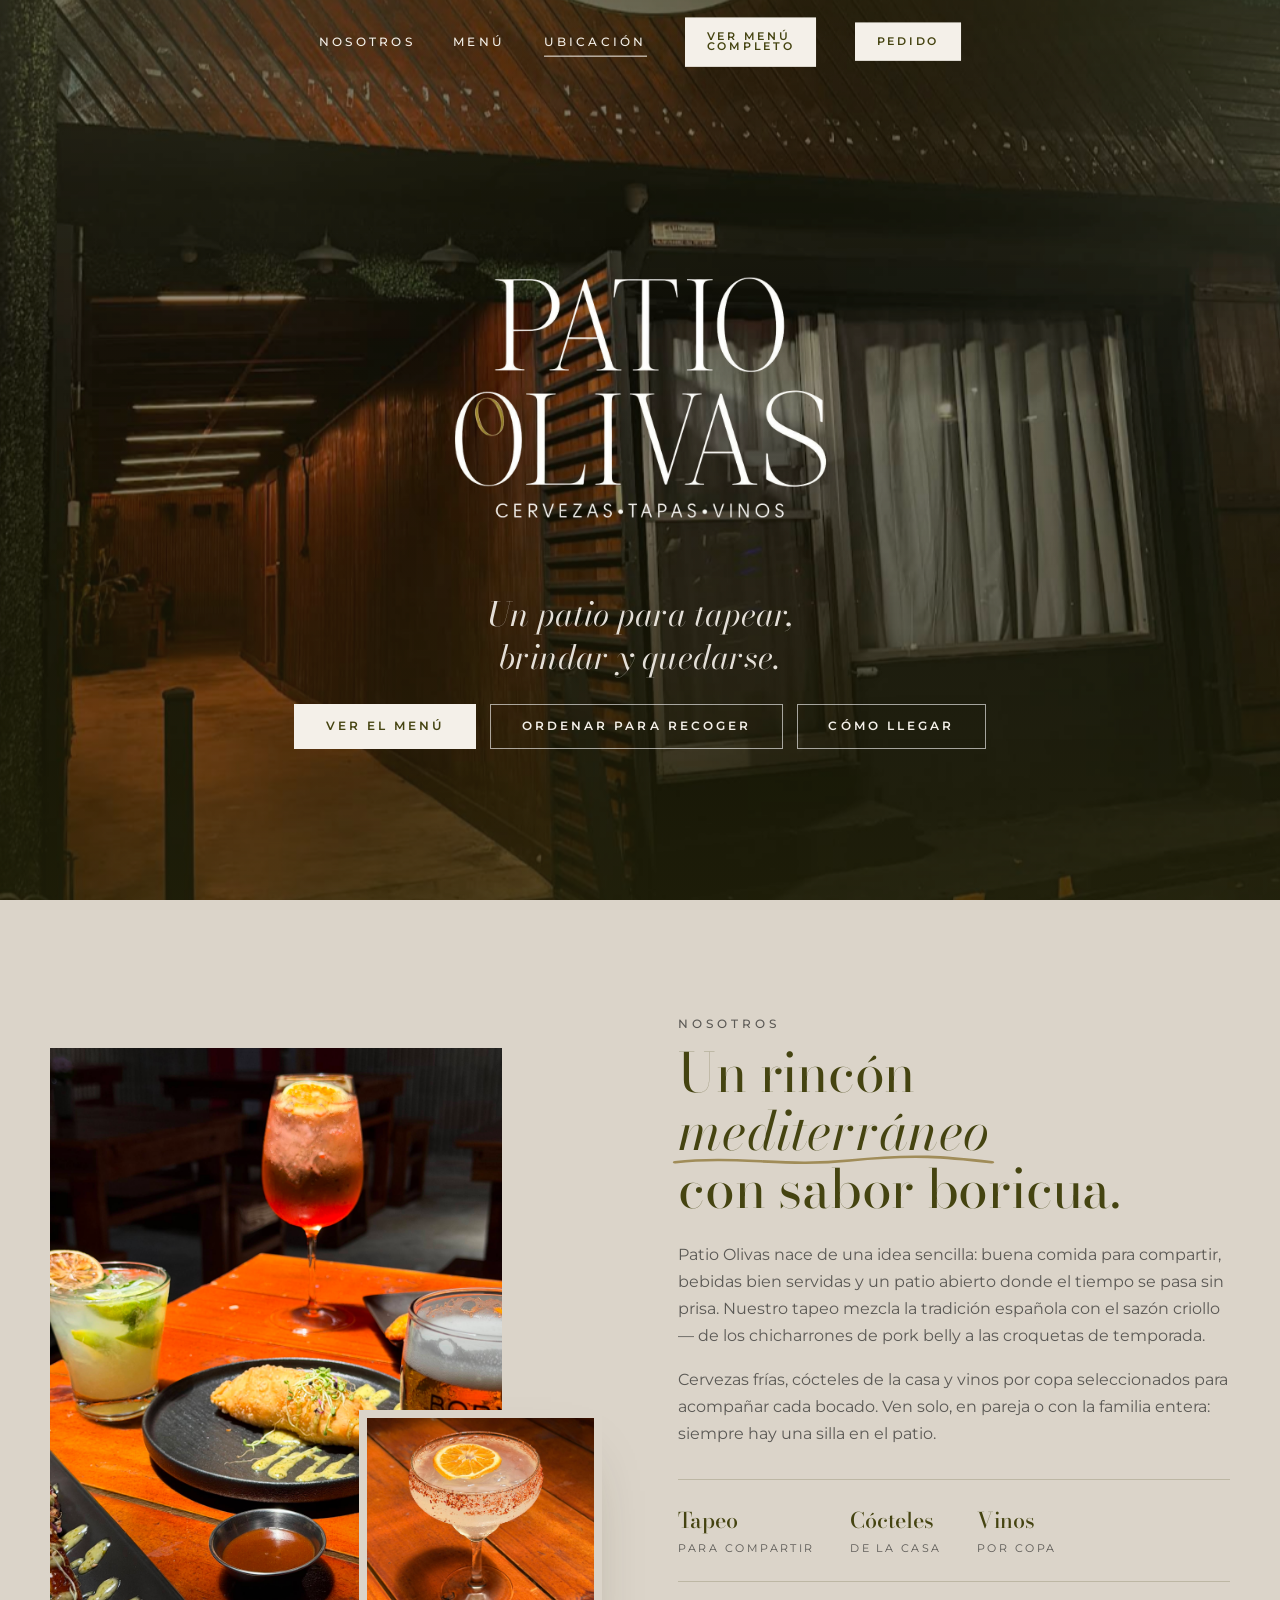
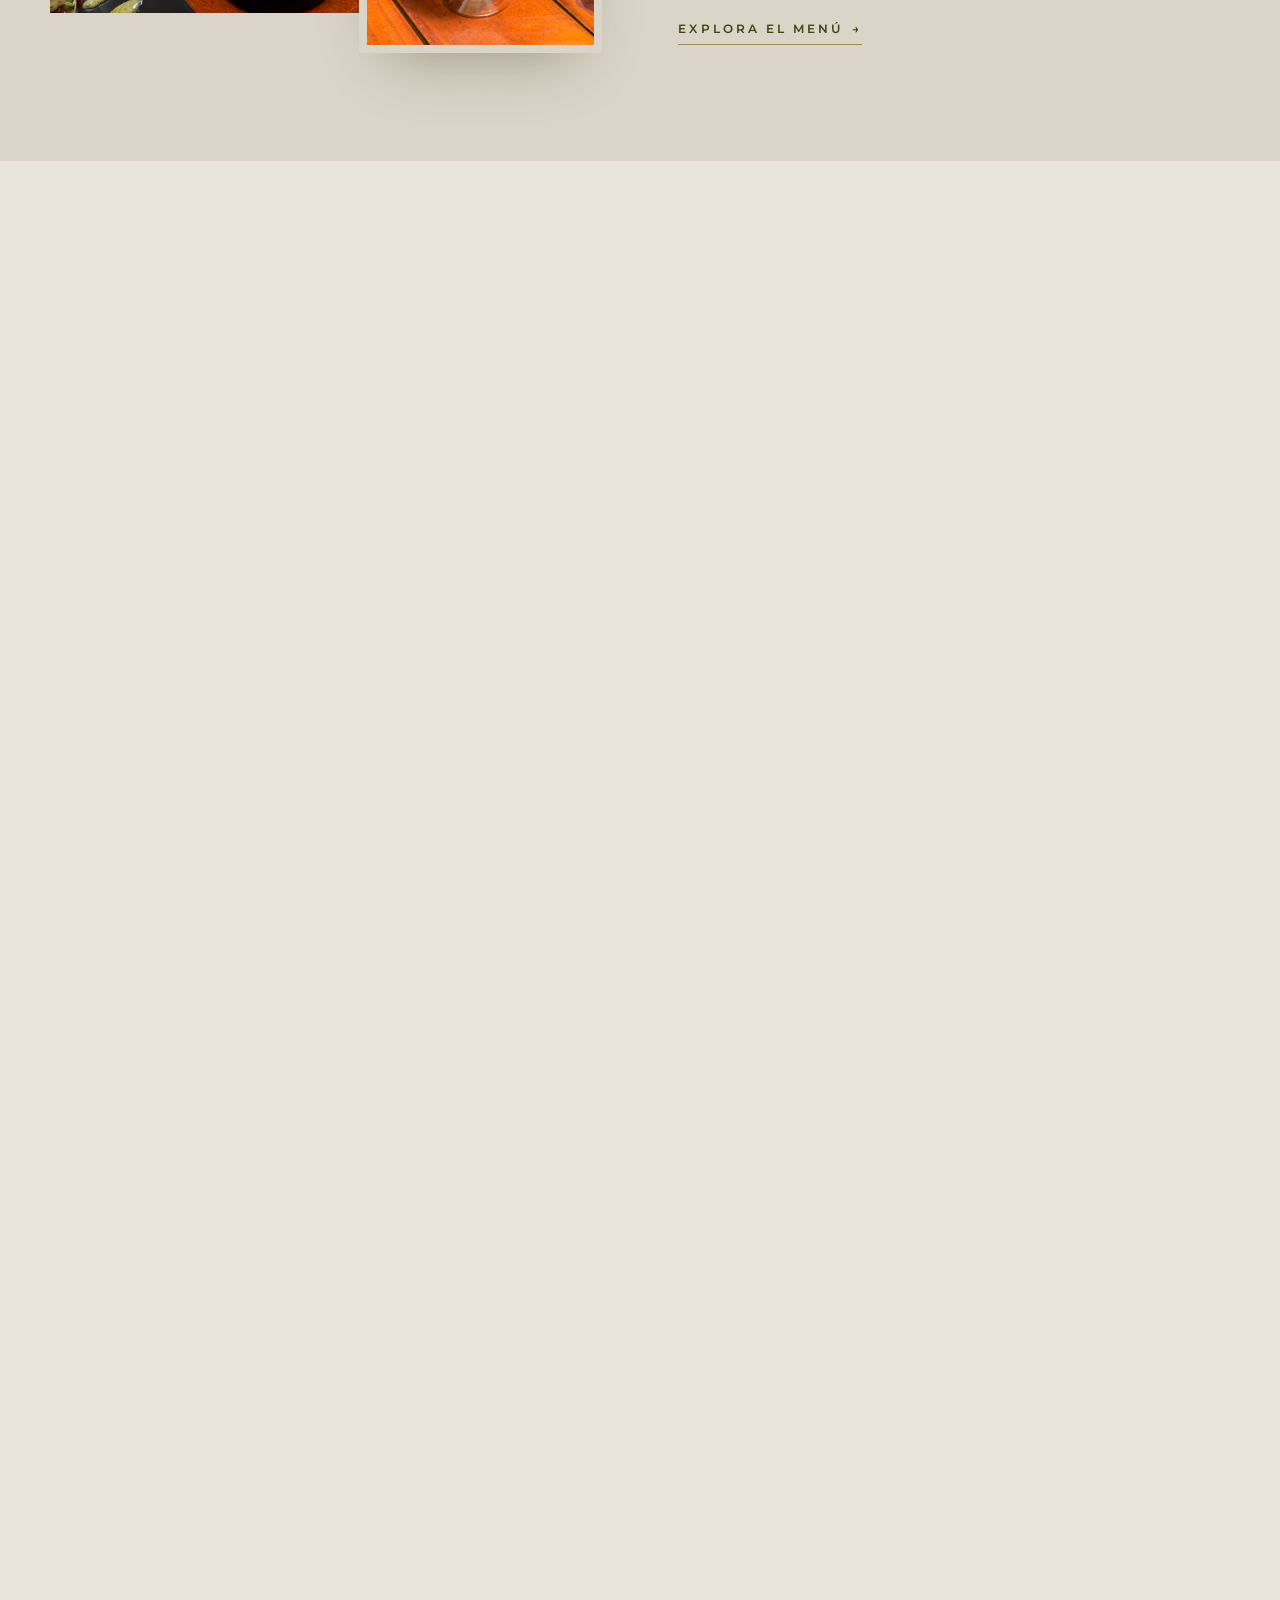
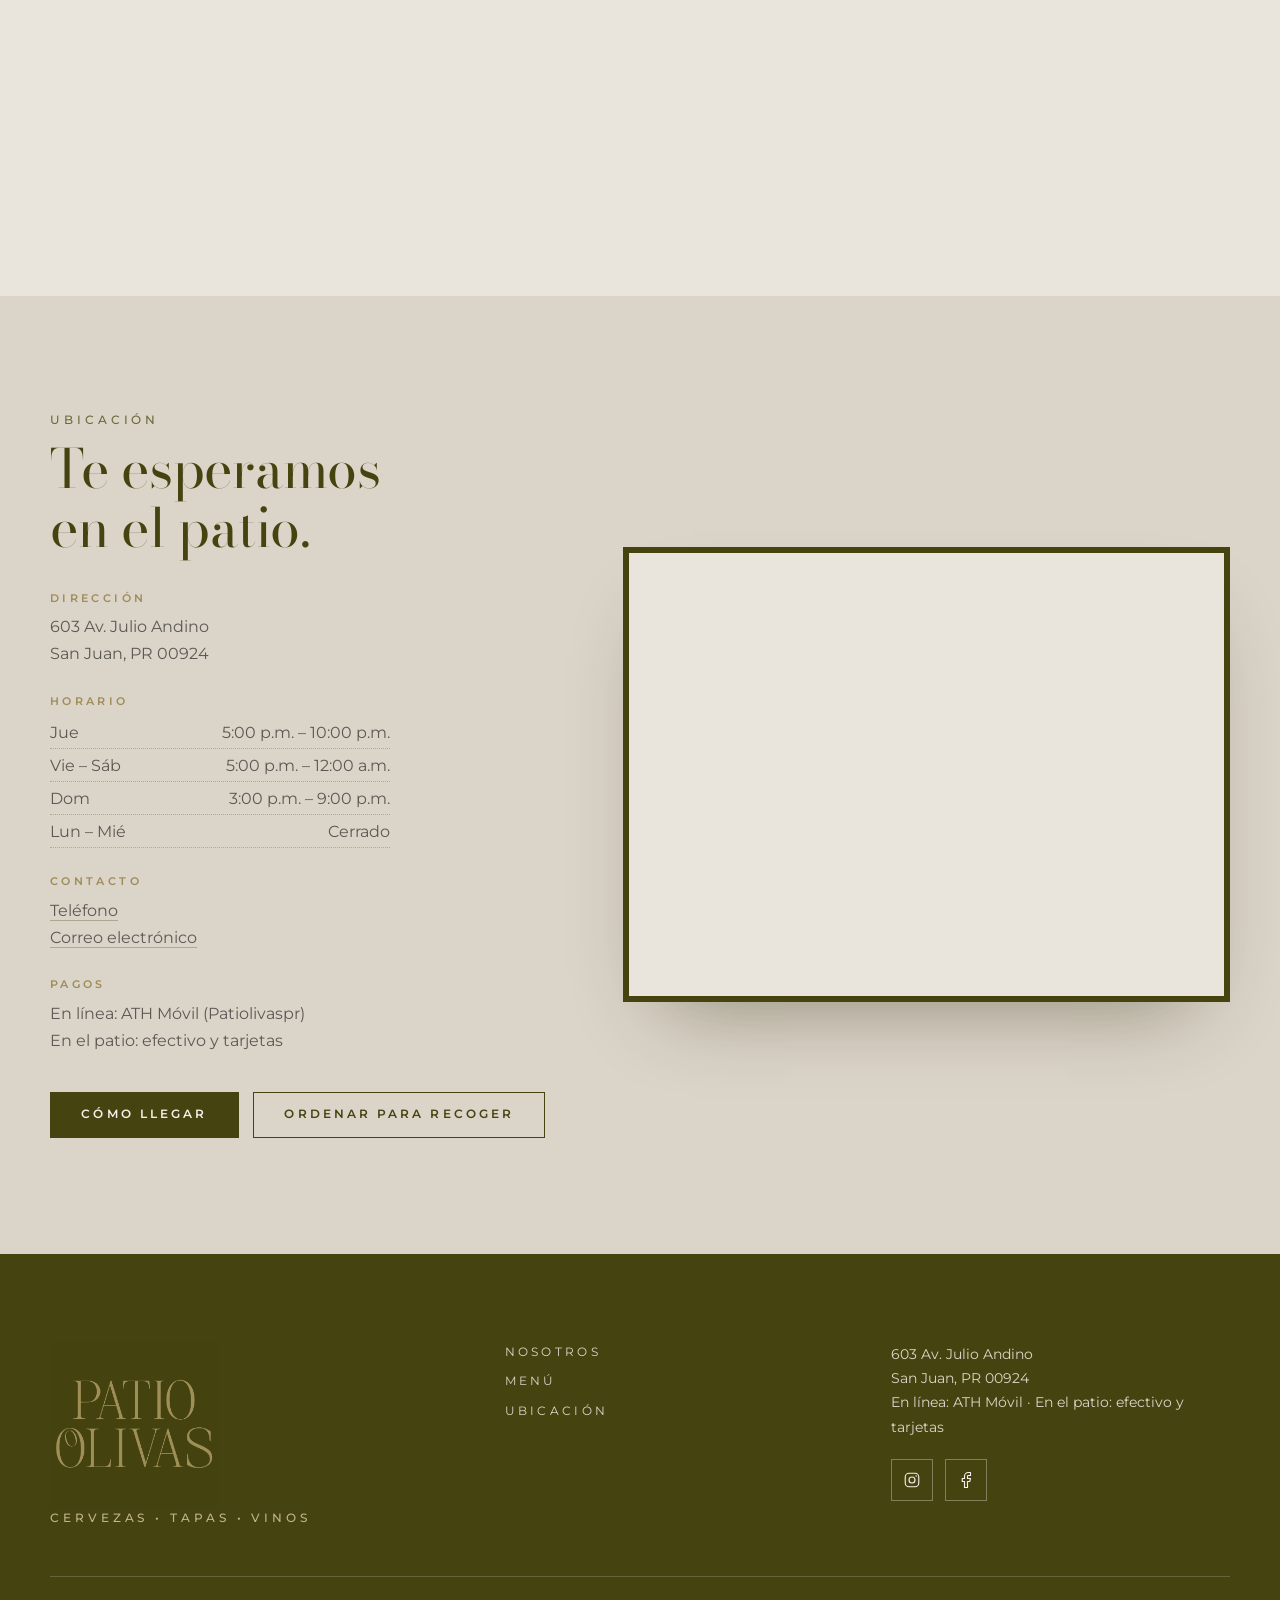
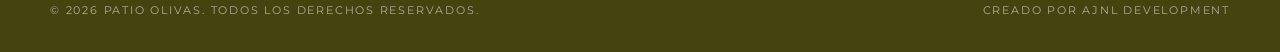
<file: index.html>
<!DOCTYPE html>
<html lang="es">
<head>
  <meta charset="UTF-8" />
  <meta name="viewport" content="width=device-width, initial-scale=1.0" />
  <title>Patio Olivas — Cervezas · Tapas · Vinos | San Juan, PR</title>
  <meta name="description" content="Patio Olivas: un patio de cervezas, tapas y vinos en el corazón de San Juan, Puerto Rico. Tapeo criollo, cócteles de la casa y buena compañía." />
  <meta property="og:title" content="Patio Olivas — Cervezas · Tapas · Vinos" />
  <meta property="og:description" content="Tapeo criollo, cócteles de la casa y vinos por copa en San Juan, PR." />
  <meta property="og:type" content="website" />
  <link rel="icon" href="assets/favicon.svg" type="image/svg+xml" />

  <link rel="preconnect" href="https://fonts.googleapis.com" />
  <link rel="preconnect" href="https://fonts.gstatic.com" crossorigin />
  <link href="https://fonts.googleapis.com/css2?family=Bodoni+Moda:ital,opsz,wght@0,6..96,400;0,6..96,500;0,6..96,600;1,6..96,400&family=Montserrat:wght@300;400;500;600&display=swap" rel="stylesheet" />
  <link rel="stylesheet" href="css/styles.css?v=ivu2" />
</head>
<body>

  <!-- ============ NAV ============ -->
  <header class="nav nav--hero-aware" id="nav">
    <div class="nav__inner">
      <a class="brand brand--inline" href="index.html" aria-label="Patio Olivas — inicio">
        <span class="brand__original" aria-hidden="true">
          <span>Patio</span>
          <span class="brand__word"><svg class="olive" viewBox="0 0 40 60" aria-hidden="true"><ellipse cx="20" cy="30" rx="16" ry="27"/><ellipse class="olive__pit" cx="25" cy="21" rx="6" ry="10"/></svg>livas</span>
        </span>
        <img class="brand__edited-logo" src="images/edited%20logo.png" alt="" aria-hidden="true" />
      </a>

      <nav class="nav__links" aria-label="Principal">
        <a href="#nosotros">Nosotros</a>
        <a href="#menu">Menú</a>
        <a href="#ubicacion">Ubicación</a>
        <a class="btn btn--small" href="menu.html">Ver menú completo</a>
        <button type="button" class="btn btn--small cart-btn" data-open-cart>Pedido <span class="cart-btn__count" data-cart-count hidden>0</span></button>
      </nav>

      <div class="nav__end">
        <button type="button" class="cart-btn cart-btn--mobile" data-open-cart aria-label="Pedido">
          Pedido <span class="cart-btn__count" data-cart-count hidden>0</span>
        </button>
        <button class="burger" id="burger" aria-label="Abrir menú" aria-expanded="false" aria-controls="overlay">
          <span></span><span></span><span></span>
        </button>
      </div>
    </div>
  </header>

  <!-- Full-screen overlay menu (hamburger) -->
  <div class="overlay" id="overlay" aria-hidden="true">
    <button class="overlay__close" id="overlayClose" aria-label="Cerrar menú">&times;</button>
    <div class="overlay__inner">
      <a class="logo logo--overlay" href="index.html">
        <img src="images/Patio Olivas - 4.PNG" alt="Patio Olivas" />
      </a>
      <p class="overlay__rotator eyebrow">
        <span class="rotator" data-words="cervezas,tapas,vinos,cócteles,amigos">cervezas</span>
      </p>
      <nav class="overlay__links" aria-label="Menú móvil">
        <a href="#inicio">Inicio</a>
        <a href="#nosotros">Nosotros</a>
        <a href="#menu">Menú</a>
        <a href="#ubicacion">Ubicación</a>
        <a href="menu.html">Menú completo <span aria-hidden="true">→</span></a>
      </nav>
      <a class="btn btn--light overlay__order" data-open-cart href="menu.html#pedido">Ordenar para recoger</a>
      <div class="overlay__meta">
        <span>603 Av. Julio Andino, San Juan, PR 00924</span>
        <span>(939) 343-9664</span>
        <span>En línea: ATH Móvil · En el patio: efectivo y tarjetas</span>
      </div>
    </div>
  </div>

  <main>

    <!-- ============ HERO ============ -->
    <section class="hero" id="inicio">
      <div class="hero__bg">
        <img src="images/po_entrance.png" alt="Entrada de Patio Olivas de noche" />
      </div>
      <div class="hero__shade"></div>

      <div class="hero__content">
        <a class="logo logo--hero" href="index.html">
          <img src="images/Diseño sin título (2).png" alt="Patio Olivas — Cervezas, Tapas, Vinos" />
        </a>
        <h1 class="hero__title">Un patio para tapear,<br/>brindar y quedarse.</h1>
        <div class="hero__actions">
          <a class="btn btn--light" href="menu.html">Ver el menú</a>
          <a class="btn btn--ghost" data-open-cart href="menu.html#pedido">Ordenar para recoger</a>
          <a class="btn btn--ghost" href="#ubicacion">Cómo llegar</a>
        </div>
      </div>

    </section>

    <!-- ============ ABOUT ============ -->
    <section class="section about" id="nosotros">
      <div class="container about__grid">
        <div class="about__media reveal">
          <img class="photo photo--tall" src="images/po_table.png" alt="Tapas y bebidas sobre la mesa" />
          <img class="photo photo--small about__media-accent" src="images/po_drink.png" alt="Cóctel de la casa" />
        </div>

        <div class="about__copy reveal reveal--delay">
          <p class="eyebrow">Nosotros</p>
          <h2 class="h2">
            Un rincón <span class="scribble">mediterráneo</span><br/>con sabor boricua.
          </h2>
          <p>
            Patio Olivas nace de una idea sencilla: buena comida para compartir, bebidas bien servidas y un
            patio abierto donde el tiempo se pasa sin prisa. Nuestro tapeo mezcla la tradición española con
            el sazón criollo — de los chicharrones de pork belly a las croquetas de temporada.
          </p>
          <p>
            Cervezas frías, cócteles de la casa y vinos por copa seleccionados para acompañar cada bocado.
            Ven solo, en pareja o con la familia entera: siempre hay una silla en el patio.
          </p>
          <ul class="about__facts">
            <li><strong>Tapeo</strong><span>para compartir</span></li>
            <li><strong>Cócteles</strong><span>de la casa</span></li>
            <li><strong>Vinos</strong><span>por copa</span></li>
          </ul>
          <a class="link-arrow" href="#menu">Explora el menú <span aria-hidden="true">→</span></a>
        </div>
      </div>
    </section>

    <!-- ============ MENU PREVIEW ============ -->
    <section class="section menu-preview" id="menu">
      <div class="container">
        <div class="section-head reveal">
          <p class="eyebrow">El menú</p>
          <h2 class="h2">Favoritos del patio</h2>
          <p class="lead">Una probadita de lo que servimos. El menú completo incluye tapeo, sides, cócteles, cervezas, vinos y bebidas.</p>
        </div>

        <div class="menu-cards">
          <!-- Card: Tapeo -->
          <article class="card card--olive reveal">
            <span class="card__watermark" aria-hidden="true">Tapeo</span>
            <h3 class="card__title">Tapeo</h3>
            <ul class="items">
              <li class="item">
                <div class="item__row"><span class="item__name">Sliders</span><span class="item__price">15</span></div>
                <p class="item__desc">Carne de res magra en pan brioche, mermelada artesanal de bacon y cebolla, queso suizo y aioli de ajo confitado.</p>
              </li>
              <li class="item">
                <div class="item__row"><span class="item__name">Chicharrón de Pork Belly</span><span class="item__price">13</span></div>
                <p class="item__desc">Pork belly crujiente con cebollas encurtidas y chimichurri ahumado.</p>
              </li>
              <li class="item">
                <div class="item__row"><span class="item__name">Croquetas de Temporada</span><span class="item__price">12</span></div>
                <p class="item__desc">Consulta la variedad disponible. (4)</p>
              </li>
              <li class="item">
                <div class="item__row"><span class="item__name">Chicharrones de Mero</span><span class="item__price">14</span></div>
                <p class="item__desc">Mero en tempura criolla, aioli de cilantro y pimiento morrón.</p>
              </li>
            </ul>
          </article>

          <!-- Card: Cócteles -->
          <article class="card card--beige reveal reveal--delay">
            <span class="card__watermark" aria-hidden="true">Cócteles</span>
            <h3 class="card__title">Cócteles</h3>
            <ul class="items">
              <li class="item">
                <div class="item__row"><span class="item__name">El Patio</span><span class="item__price">9</span></div>
                <p class="item__desc">Vodka · Jengibre · Limón · Ginger Beer</p>
              </li>
              <li class="item">
                <div class="item__row"><span class="item__name">Lavanda Mule</span><span class="item__price">11</span></div>
                <p class="item__desc">Vodka · Jengibre · Limón · Ginger Beer · Lavanda</p>
              </li>
              <li class="item">
                <div class="item__row"><span class="item__name">Espresso Martini</span><span class="item__price">12</span></div>
                <p class="item__desc">Vodka · Espresso · Licor de café</p>
              </li>
              <li class="item">
                <div class="item__row"><span class="item__name">Aperol Spritz</span><span class="item__price">12</span></div>
                <p class="item__desc">Aperol · Prosecco · Soda</p>
              </li>
            </ul>
          </article>

          <img class="menu-cards__media photo photo--wide reveal reveal--delay2" src="images/po_table2.png" alt="Mesa de tapas y cócteles" />
        </div>

        <div class="menu-preview__cta reveal">
          <div class="cta-row">
            <a class="btn" href="menu.html">Ver el menú completo</a>
            <a class="btn btn--outline" data-open-cart href="menu.html#pedido">Ordenar para recoger</a>
          </div>
          <p class="pickup-note">Añade al pedido en el menú y paga en línea con ATH Móvil (Patiolivaspr). Efectivo y tarjetas se aceptan en el patio. Para recoger: tapeo, sides y bebidas.</p>
        </div>
      </div>
    </section>

    <!-- ============ LOCATION ============ -->
    <section class="section location" id="ubicacion">
      <div class="container location__grid">
        <div class="location__info reveal">
          <p class="eyebrow">Ubicación</p>
          <h2 class="h2">Te esperamos<br/>en el patio.</h2>

          <dl class="location__details">
            <div>
              <dt>Dirección</dt>
              <dd>603 Av. Julio Andino<br/>San Juan, PR 00924</dd>
            </div>
            <div>
              <dt>Horario</dt>
              <dd>
                <span class="hours-row"><span>Jue</span><span>5:00 p.m. – 10:00 p.m.</span></span>
                <span class="hours-row"><span>Vie – Sáb</span><span>5:00 p.m. – 12:00 a.m.</span></span>
                <span class="hours-row"><span>Dom</span><span>3:00 p.m. – 9:00 p.m.</span></span>
                <span class="hours-row"><span>Lun – Mié</span><span>Cerrado</span></span>
              </dd>
            </div>
            <div>
              <dt>Contacto</dt>
              <dd>
                <a href="tel:+19393439664">Teléfono</a><br/>
                <a href="mailto:Patiolivaspr@gmail.com">Correo electrónico</a>
              </dd>
            </div>
            <div>
              <dt>Pagos</dt>
              <dd>En línea: ATH Móvil (Patiolivaspr)<br/>En el patio: efectivo y tarjetas</dd>
            </div>
          </dl>

          <div class="location__actions">
            <a class="btn" target="_blank" rel="noopener" href="https://www.google.com/maps/dir/?api=1&destination=Patio+Olivas,+San+Juan">Cómo llegar</a>
            <a class="btn btn--outline" data-open-cart href="menu.html#pedido">Ordenar para recoger</a>
          </div>
        </div>

        <div class="location__map reveal reveal--delay">
          <iframe
            title="Mapa — Patio Olivas, 603 Av. Julio Andino, San Juan"
            src="https://maps.google.com/maps?q=Patio+Olivas,+San+Juan&ll=18.4047683,-66.0274871&z=16&output=embed"
            loading="lazy"
            referrerpolicy="no-referrer-when-downgrade"
            allowfullscreen></iframe>
        </div>
      </div>
    </section>

  </main>

  <!-- ============ FOOTER ============ -->
  <footer class="footer">
    <div class="container footer__grid">
      <div class="footer__brand">
        <a class="logo logo--footer" href="index.html">
          <img src="images/Patio Olivas - 4.PNG" alt="Patio Olivas" />
        </a>
        <p class="eyebrow">Cervezas • Tapas • Vinos</p>
      </div>

      <nav class="footer__links" aria-label="Pie de página">
        <a href="#nosotros">Nosotros</a>
        <a href="menu.html">Menú</a>
        <a href="#ubicacion">Ubicación</a>
      </nav>

      <div class="footer__contact">
        <p>603 Av. Julio Andino<br/>San Juan, PR 00924</p>
        <p>En línea: ATH Móvil · En el patio: efectivo y tarjetas</p>
        <div class="socials">
          <a href="https://www.instagram.com/patiolivaspr/" target="_blank" rel="noopener" aria-label="Instagram">
            <svg viewBox="0 0 24 24" aria-hidden="true"><rect x="3" y="3" width="18" height="18" rx="5"/><circle cx="12" cy="12" r="4"/><circle cx="17.5" cy="6.5" r="1" fill="currentColor" stroke="none"/></svg>
          </a>
          <a href="https://www.facebook.com/profile.php?id=61593575381601" target="_blank" rel="noopener" aria-label="Facebook">
            <svg viewBox="0 0 24 24" aria-hidden="true"><path d="M18 2h-3a5 5 0 0 0-5 5v3H7v4h3v8h4v-8h3l1-4h-4V7a1 1 0 0 1 1-1h3z"/></svg>
          </a>
        </div>
      </div>
    </div>
    <div class="container footer__bottom">
      <span>&copy; <span id="year"></span> Patio Olivas. Todos los derechos reservados.</span>
      <span>Creado por AJNL Development</span>
    </div>
  </footer>

  <script src="js/order-config.js"></script>
  <script src="js/main.js" defer></script>
  <script src="js/order.js?v=ivu2" defer></script>
</body>
</html>
</file>
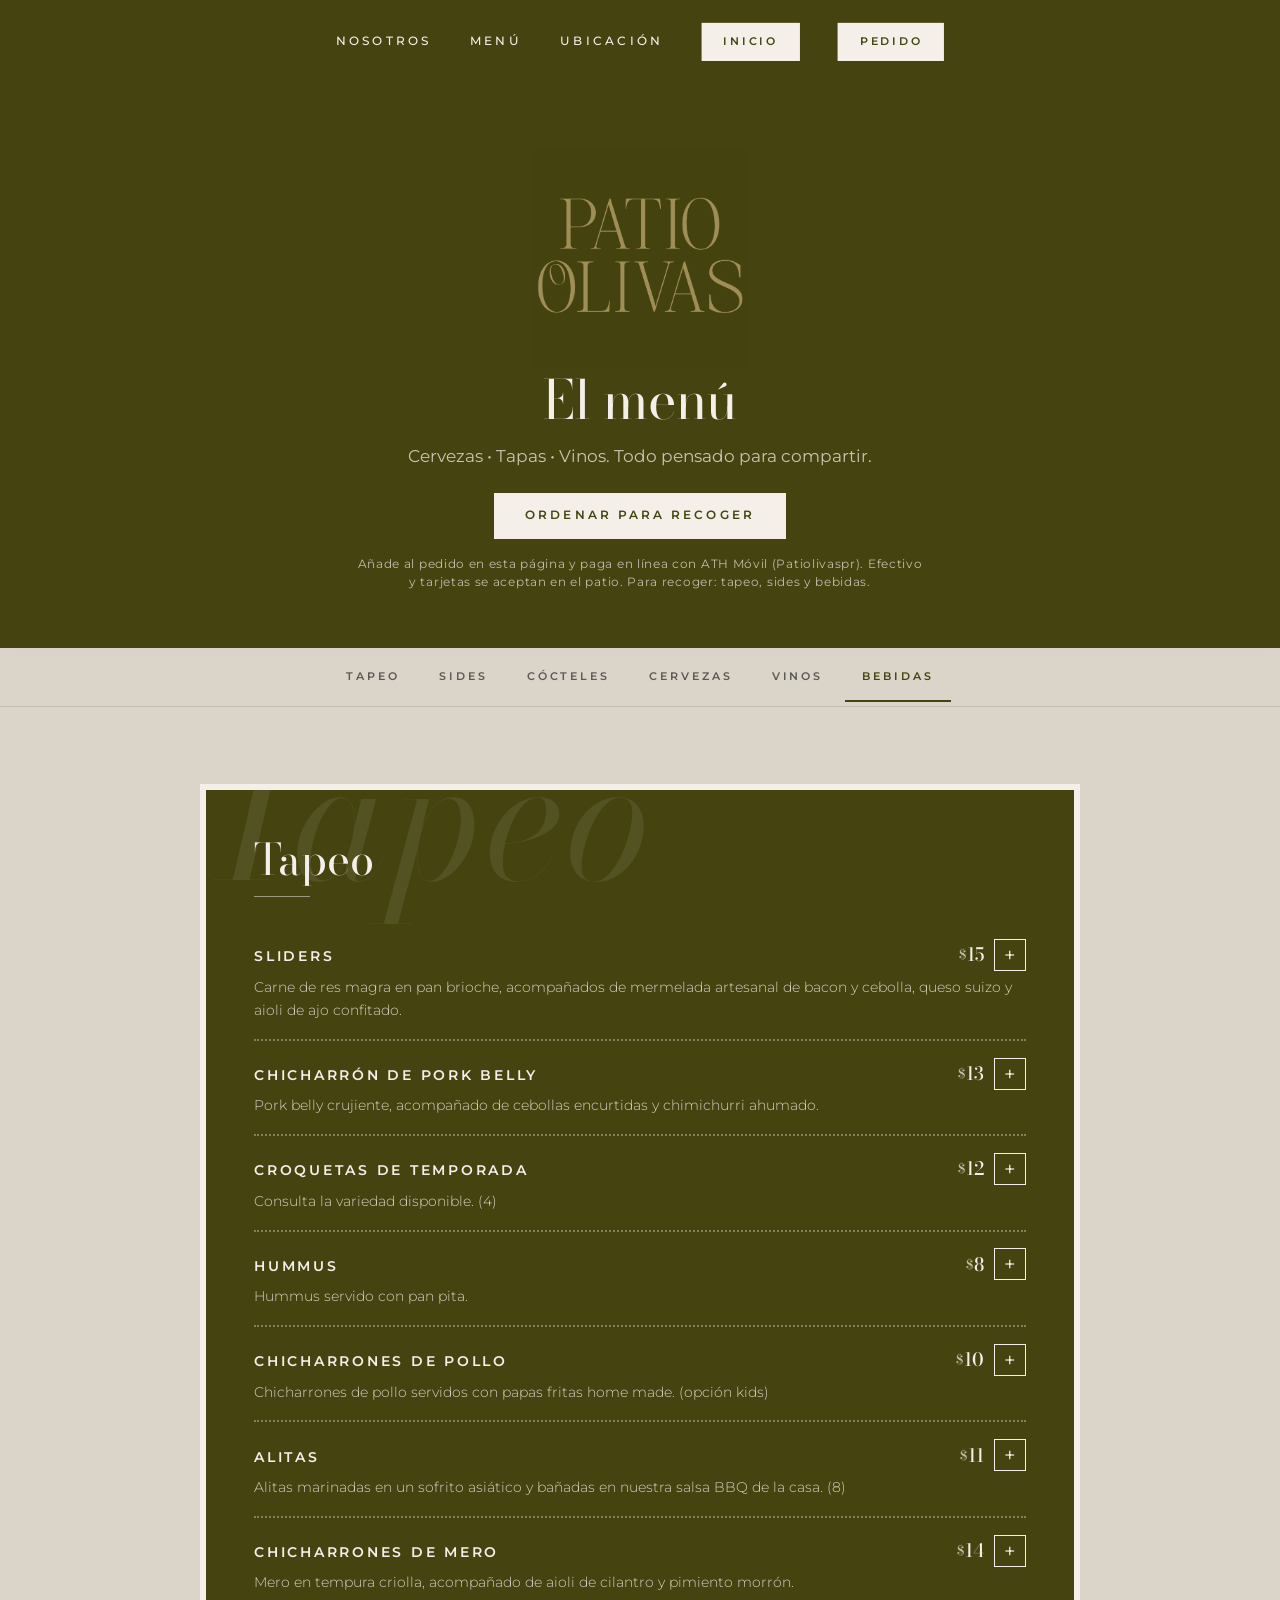
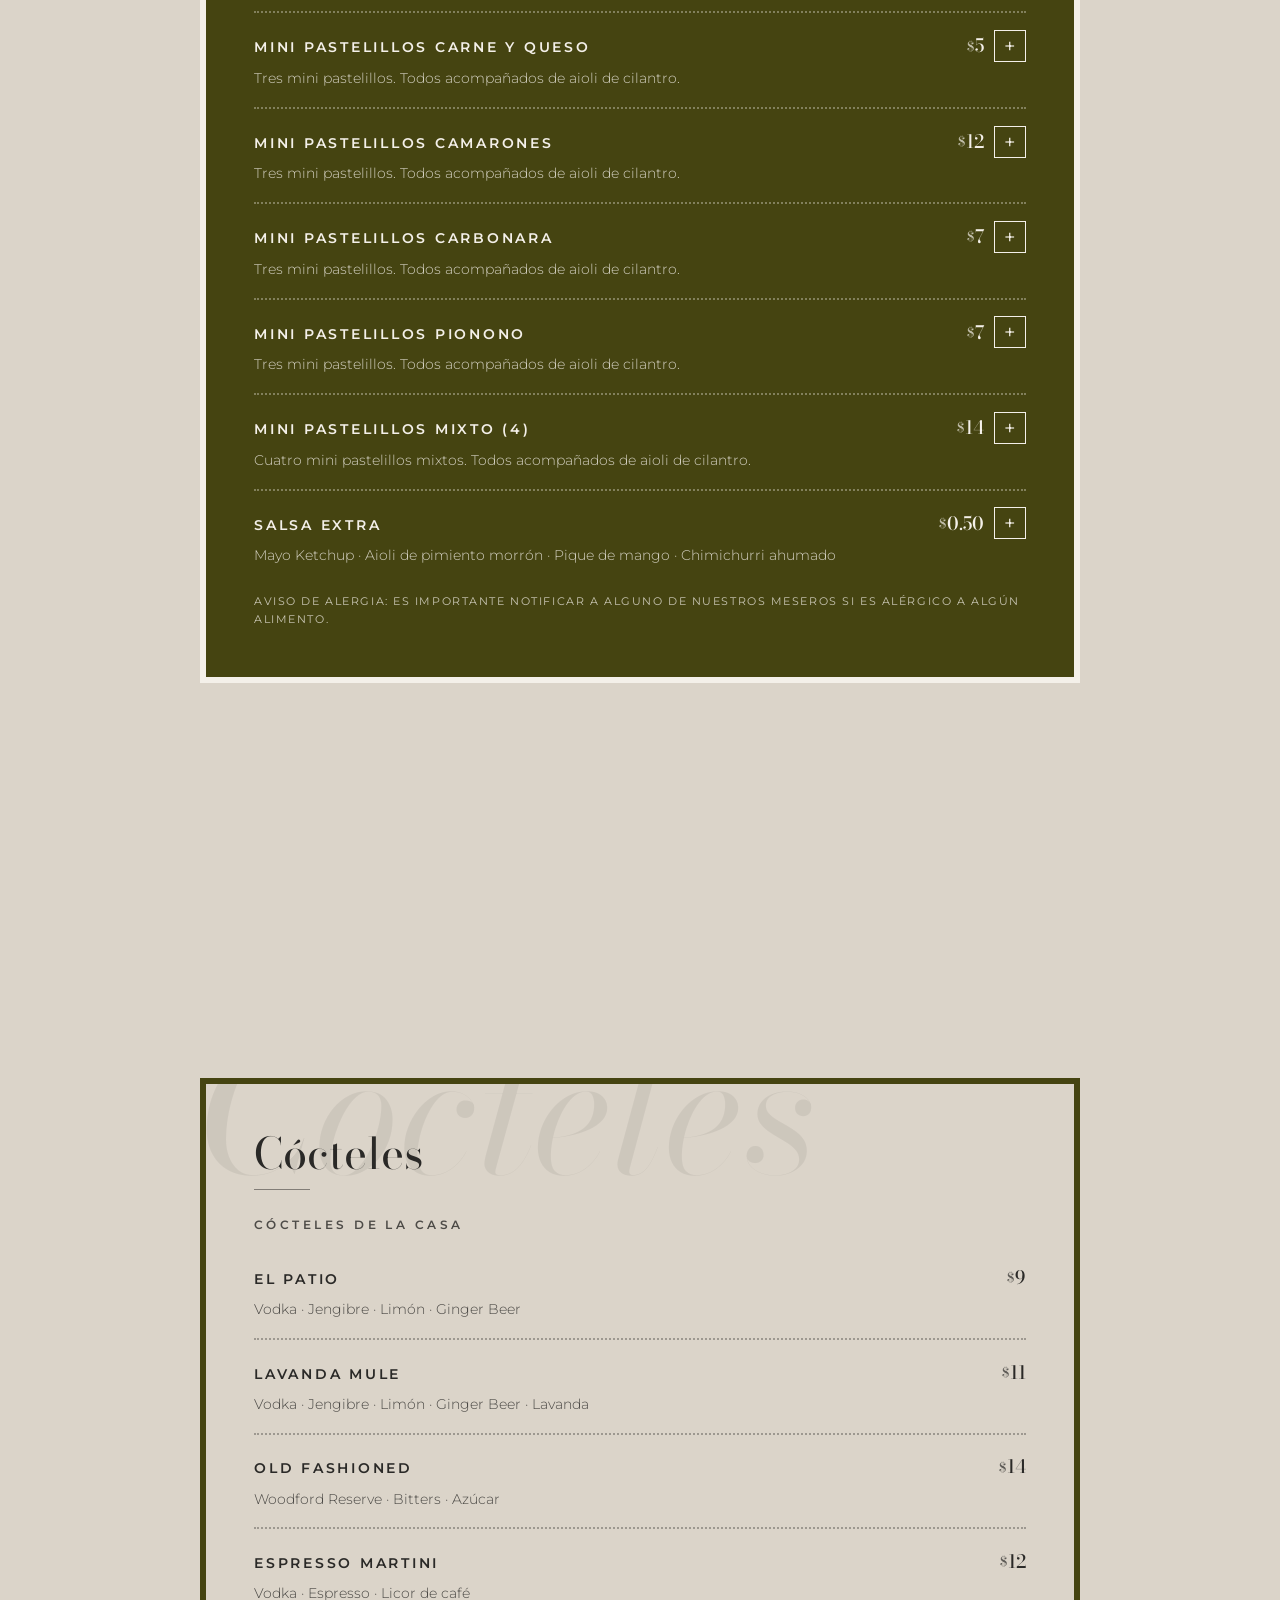
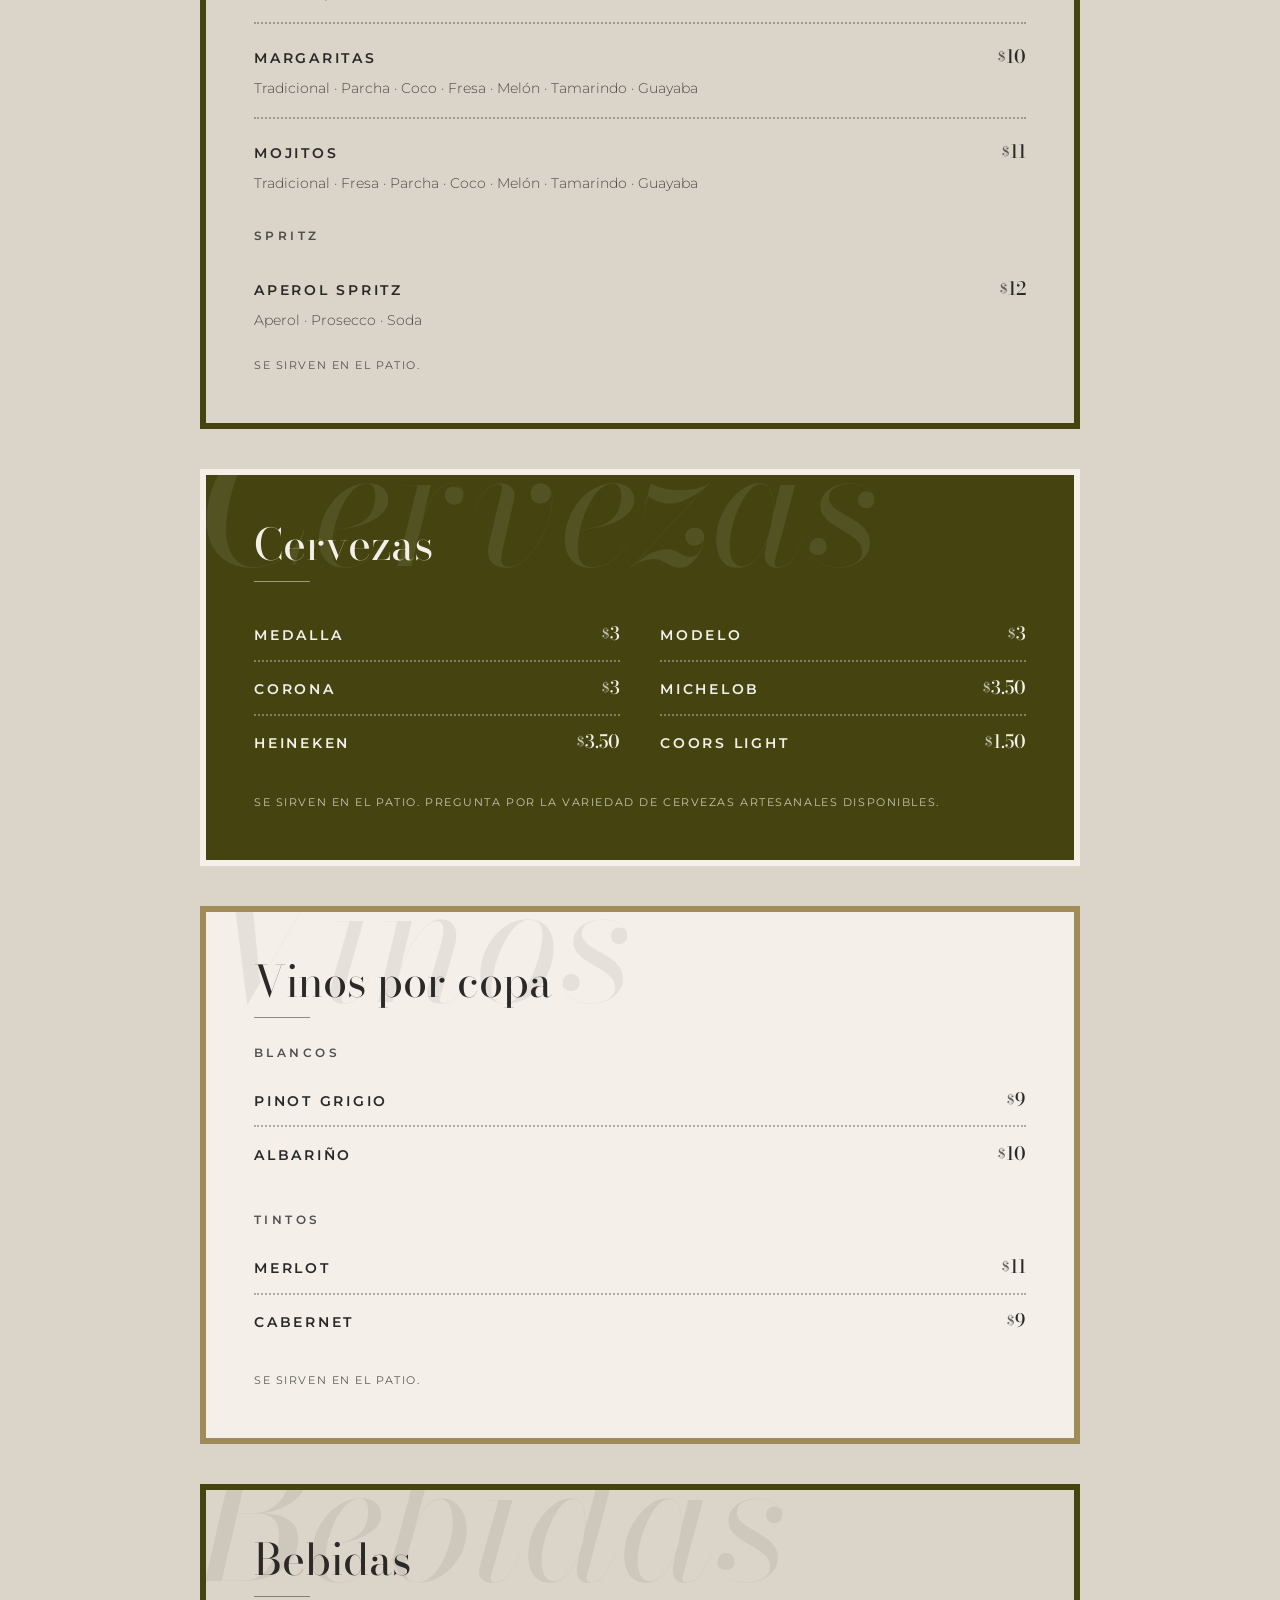
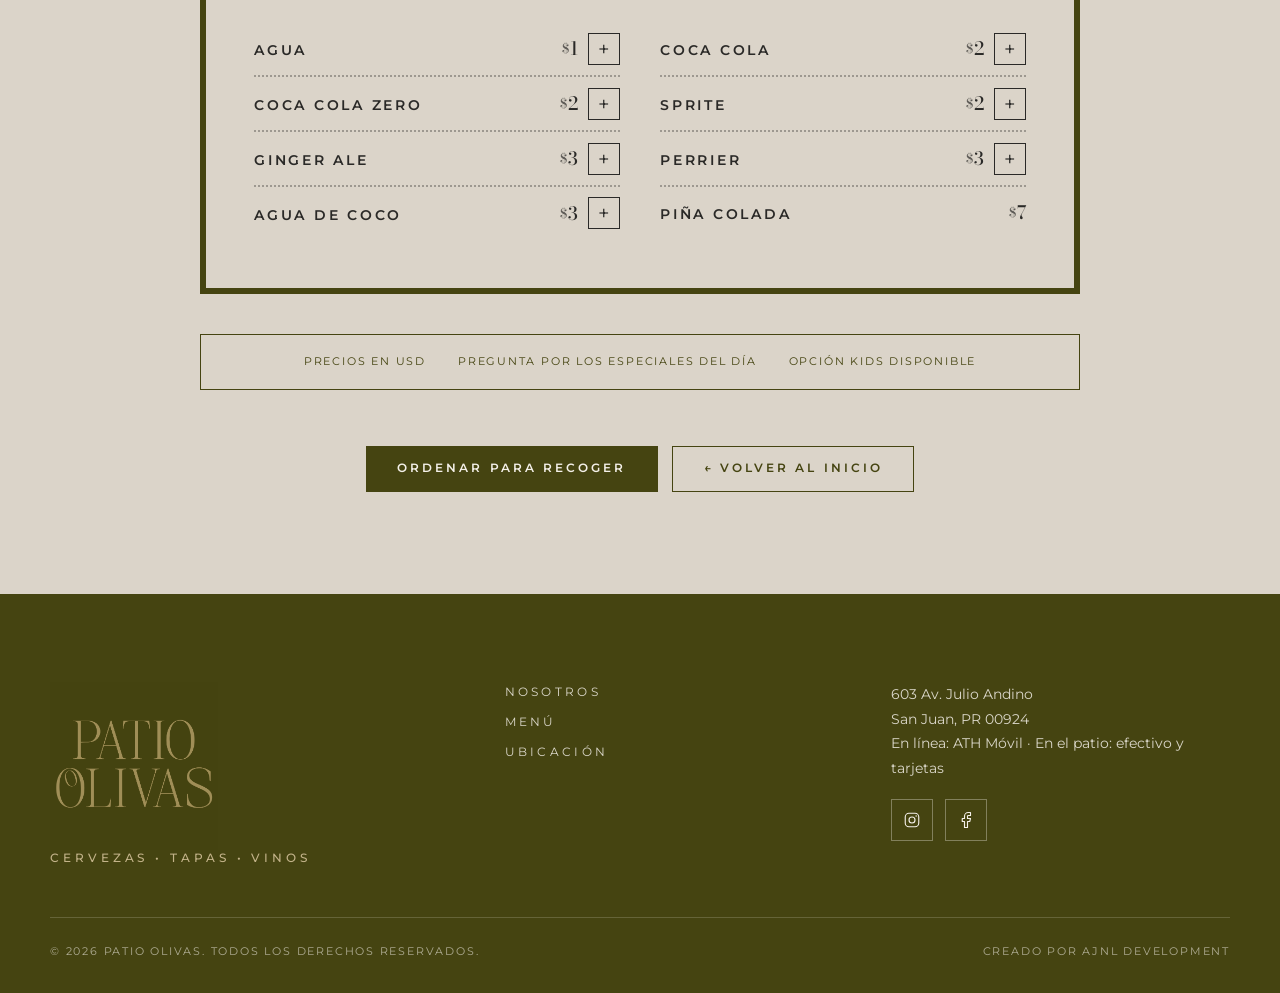
<file: menu.html>
<!DOCTYPE html>
<html lang="es">
<head>
  <meta charset="UTF-8" />
  <meta name="viewport" content="width=device-width, initial-scale=1.0" />
  <title>Menú — Patio Olivas | Cervezas · Tapas · Vinos</title>
  <meta name="description" content="Menú completo de Patio Olivas: tapeo, sides, cócteles de la casa, cervezas, vinos por copa y bebidas." />
  <link rel="icon" href="assets/favicon.svg" type="image/svg+xml" />

  <link rel="preconnect" href="https://fonts.googleapis.com" />
  <link rel="preconnect" href="https://fonts.gstatic.com" crossorigin />
  <link href="https://fonts.googleapis.com/css2?family=Bodoni+Moda:ital,opsz,wght@0,6..96,400;0,6..96,500;0,6..96,600;1,6..96,400&family=Montserrat:wght@300;400;500;600&display=swap" rel="stylesheet" />
  <link rel="stylesheet" href="css/styles.css?v=ivu2" />
</head>
<body>

  <!-- ============ NAV ============ -->
  <header class="nav nav--hero-aware" id="nav">
    <div class="nav__inner">
      <a class="brand brand--inline" href="index.html" aria-label="Patio Olivas — inicio">
        <span class="brand__original" aria-hidden="true">
          <span>Patio</span>
          <span class="brand__word"><svg class="olive" viewBox="0 0 40 60" aria-hidden="true"><ellipse cx="20" cy="30" rx="16" ry="27"/><ellipse class="olive__pit" cx="25" cy="21" rx="6" ry="10"/></svg>livas</span>
        </span>
        <img class="brand__edited-logo" src="images/edited logo.png" alt="Patio Olivas" aria-hidden="true" />
      </a>

      <nav class="nav__links" aria-label="Principal">
        <a href="index.html#nosotros">Nosotros</a>
        <a href="index.html#menu">Menú</a>
        <a href="index.html#ubicacion">Ubicación</a>
        <a class="btn btn--small" href="index.html">Inicio</a>
        <button type="button" class="btn btn--small cart-btn" data-open-cart>Pedido <span class="cart-btn__count" data-cart-count hidden>0</span></button>
      </nav>

      <div class="nav__end">
        <button type="button" class="cart-btn cart-btn--mobile" data-open-cart aria-label="Pedido">
          Pedido <span class="cart-btn__count" data-cart-count hidden>0</span>
        </button>
        <button class="burger" id="burger" aria-label="Abrir menú" aria-expanded="false" aria-controls="overlay">
          <span></span><span></span><span></span>
        </button>
      </div>
    </div>
  </header>

  <div class="overlay" id="overlay" aria-hidden="true">
    <button class="overlay__close" id="overlayClose" aria-label="Cerrar menú">&times;</button>
    <div class="overlay__inner">
      <a class="logo logo--overlay" href="index.html">
        <img src="images/Patio Olivas - 4.PNG" alt="Patio Olivas" />
      </a>
      <p class="overlay__rotator eyebrow">
        <span class="rotator" data-words="tapeo,sides,cócteles,cervezas,vinos,bebidas">tapeo</span>
      </p>
      <nav class="overlay__links" aria-label="Menú móvil">
        <a href="index.html">Inicio</a>
        <a href="#tapeo">Tapeo</a>
        <a href="#cocteles">Cócteles</a>
        <a href="#cervezas">Cervezas</a>
        <a href="#vinos">Vinos</a>
        <a href="index.html#ubicacion">Ubicación</a>
      </nav>
      <a class="btn btn--light overlay__order" data-open-cart href="#pedido">Ordenar para recoger</a>
      <div class="overlay__meta">
        <span>603 Av. Julio Andino, San Juan, PR 00924</span>
        <span>(939) 343-9664</span>
        <span>En línea: ATH Móvil · En el patio: efectivo y tarjetas</span>
      </div>
    </div>
  </div>

  <main>

    <!-- ============ MENU HERO ============ -->
    <section class="menu-hero">
      <div class="menu-hero__bg ph ph--dark" data-label=""></div>
      <a class="logo logo--menu-hero" href="index.html">
        <img src="images/Patio Olivas - 4.PNG" alt="Patio Olivas" />
      </a>
      <h1 class="h2">El menú</h1>
      <p class="lead">Cervezas • Tapas • Vinos. Todo pensado para compartir.</p>
      <div class="menu-hero__actions">
        <a class="btn btn--light" data-open-cart href="#pedido">Ordenar para recoger</a>
      </div>
      <p class="menu-hero__note">Añade al pedido en esta página y paga en línea con ATH Móvil (Patiolivaspr). Efectivo y tarjetas se aceptan en el patio. Para recoger: tapeo, sides y bebidas.</p>
    </section>

    <!-- Sticky category nav -->
    <div class="subnav">
      <div class="container subnav__bar">
        <div class="subnav__inner" role="navigation" aria-label="Categorías del menú">
          <a href="#tapeo">Tapeo</a>
          <a href="#sides">Sides</a>
          <a href="#cocteles">Cócteles</a>
          <a href="#cervezas">Cervezas</a>
          <a href="#vinos">Vinos</a>
          <a href="#bebidas">Bebidas</a>
        </div>
      </div>
    </div>

    <section class="menu-page">
      <div class="container">

        <!-- ============ TAPEO ============ -->
        <article class="card card--olive reveal" id="tapeo">
          <span class="card__watermark" aria-hidden="true">Tapeo</span>
          <h2 class="card__title">Tapeo</h2>
          <ul class="items">
            <li class="item">
              <div class="item__row"><span class="item__name">Sliders</span><span class="item__price">15</span></div>
              <p class="item__desc">Carne de res magra en pan brioche, acompañados de mermelada artesanal de bacon y cebolla, queso suizo y aioli de ajo confitado.</p>
            </li>
            <li class="item">
              <div class="item__row"><span class="item__name">Chicharrón de Pork Belly</span><span class="item__price">13</span></div>
              <p class="item__desc">Pork belly crujiente, acompañado de cebollas encurtidas y chimichurri ahumado.</p>
            </li>
            <li class="item">
              <div class="item__row"><span class="item__name">Croquetas de Temporada</span><span class="item__price">12</span></div>
              <p class="item__desc">Consulta la variedad disponible. (4)</p>
            </li>
            <li class="item">
              <div class="item__row"><span class="item__name">Hummus</span><span class="item__price">8</span></div>
              <p class="item__desc">Hummus servido con pan pita.</p>
            </li>
            <li class="item">
              <div class="item__row"><span class="item__name">Chicharrones de Pollo</span><span class="item__price">10</span></div>
              <p class="item__desc">Chicharrones de pollo servidos con papas fritas home made. (opción kids)</p>
            </li>
            <li class="item">
              <div class="item__row"><span class="item__name">Alitas</span><span class="item__price">11</span></div>
              <p class="item__desc">Alitas marinadas en un sofrito asiático y bañadas en nuestra salsa BBQ de la casa. (8)</p>
            </li>
            <li class="item">
              <div class="item__row"><span class="item__name">Chicharrones de Mero</span><span class="item__price">14</span></div>
              <p class="item__desc">Mero en tempura criolla, acompañado de aioli de cilantro y pimiento morrón.</p>
            </li>
            <li class="item">
              <div class="item__row"><span class="item__name">Mini Pastelillos Carne y queso</span><span class="item__price">5</span></div>
              <p class="item__desc">Tres mini pastelillos. Todos acompañados de aioli de cilantro.</p>
            </li>
            <li class="item">
              <div class="item__row"><span class="item__name">Mini Pastelillos Camarones</span><span class="item__price">12</span></div>
              <p class="item__desc">Tres mini pastelillos. Todos acompañados de aioli de cilantro.</p>
            </li>
            <li class="item">
              <div class="item__row"><span class="item__name">Mini Pastelillos Carbonara</span><span class="item__price">7</span></div>
              <p class="item__desc">Tres mini pastelillos. Todos acompañados de aioli de cilantro.</p>
            </li>
            <li class="item">
              <div class="item__row"><span class="item__name">Mini Pastelillos Pionono</span><span class="item__price">7</span></div>
              <p class="item__desc">Tres mini pastelillos. Todos acompañados de aioli de cilantro.</p>
            </li>
            <li class="item">
              <div class="item__row"><span class="item__name">Mini Pastelillos Mixto (4)</span><span class="item__price">14</span></div>
              <p class="item__desc">Cuatro mini pastelillos mixtos. Todos acompañados de aioli de cilantro.</p>
            </li>
            <li class="item">
              <div class="item__row"><span class="item__name">Salsa extra</span><span class="item__price">0.50</span></div>
              <p class="item__desc">Mayo Ketchup · Aioli de pimiento morrón · Pique de mango · Chimichurri ahumado</p>
            </li>
          </ul>
          <p class="card__note">Aviso de alergia: es importante notificar a alguno de nuestros meseros si es alérgico a algún alimento.</p>
        </article>

        <!-- ============ SIDES ============ -->
        <article class="card card--cream reveal" id="sides">
          <span class="card__watermark" aria-hidden="true">Sides</span>
          <h2 class="card__title">Sides</h2>
          <ul class="items items--compact items--grid">
            <li class="item"><div class="item__row"><span class="item__name">Tostones de plátano</span><span class="item__price">4</span></div></li>
            <li class="item"><div class="item__row"><span class="item__name">Papas fritas</span><span class="item__price">4</span></div></li>
            <li class="item"><div class="item__row"><span class="item__name">Papas trufadas homemade</span><span class="item__price">8</span></div></li>
            <li class="item"><div class="item__row"><span class="item__name">Tostones de plátano al ajillo</span><span class="item__price">6</span></div></li>
          </ul>
        </article>

        <!-- ============ CÓCTELES ============ -->
        <article class="card card--beige reveal" id="cocteles">
          <span class="card__watermark" aria-hidden="true">Cócteles</span>
          <h2 class="card__title">Cócteles</h2>

          <p class="card__sub" style="margin-top:0">Cócteles de la casa</p>
          <ul class="items">
            <li class="item">
              <div class="item__row"><span class="item__name">El Patio</span><span class="item__price">9</span></div>
              <p class="item__desc">Vodka · Jengibre · Limón · Ginger Beer</p>
            </li>
            <li class="item">
              <div class="item__row"><span class="item__name">Lavanda Mule</span><span class="item__price">11</span></div>
              <p class="item__desc">Vodka · Jengibre · Limón · Ginger Beer · Lavanda</p>
            </li>
            <li class="item">
              <div class="item__row"><span class="item__name">Old Fashioned</span><span class="item__price">14</span></div>
              <p class="item__desc">Woodford Reserve · Bitters · Azúcar</p>
            </li>
            <li class="item">
              <div class="item__row"><span class="item__name">Espresso Martini</span><span class="item__price">12</span></div>
              <p class="item__desc">Vodka · Espresso · Licor de café</p>
            </li>
            <li class="item">
              <div class="item__row"><span class="item__name">Margaritas</span><span class="item__price">10</span></div>
              <p class="item__desc">Tradicional · Parcha · Coco · Fresa · Melón · Tamarindo · Guayaba</p>
            </li>
            <li class="item">
              <div class="item__row"><span class="item__name">Mojitos</span><span class="item__price">11</span></div>
              <p class="item__desc">Tradicional · Fresa · Parcha · Coco · Melón · Tamarindo · Guayaba</p>
            </li>
          </ul>

          <p class="card__sub">Spritz</p>
          <ul class="items">
            <li class="item">
              <div class="item__row"><span class="item__name">Aperol Spritz</span><span class="item__price">12</span></div>
              <p class="item__desc">Aperol · Prosecco · Soda</p>
            </li>
          </ul>
          <p class="card__note">Se sirven en el patio.</p>
        </article>

        <!-- ============ CERVEZAS ============ -->
        <article class="card card--olive reveal" id="cervezas">
          <span class="card__watermark" aria-hidden="true">Cervezas</span>
          <h2 class="card__title">Cervezas</h2>
          <ul class="items items--compact items--grid">
            <li class="item"><div class="item__row"><span class="item__name">Medalla</span><span class="item__price">3</span></div></li>
            <li class="item"><div class="item__row"><span class="item__name">Modelo</span><span class="item__price">3</span></div></li>
            <li class="item"><div class="item__row"><span class="item__name">Corona</span><span class="item__price">3</span></div></li>
            <li class="item"><div class="item__row"><span class="item__name">Michelob</span><span class="item__price">3.50</span></div></li>
            <li class="item"><div class="item__row"><span class="item__name">Heineken</span><span class="item__price">3.50</span></div></li>
            <li class="item"><div class="item__row"><span class="item__name">Coors Light</span><span class="item__price">1.50</span></div></li>
          </ul>
          <p class="card__note">Se sirven en el patio. Pregunta por la variedad de cervezas artesanales disponibles.</p>
        </article>

        <!-- ============ VINOS ============ -->
        <article class="card card--cream reveal" id="vinos">
          <span class="card__watermark" aria-hidden="true">Vinos</span>
          <h2 class="card__title">Vinos por copa</h2>

          <p class="card__sub" style="margin-top:0">Blancos</p>
          <ul class="items items--compact">
            <li class="item"><div class="item__row"><span class="item__name">Pinot Grigio</span><span class="item__price">9</span></div></li>
            <li class="item"><div class="item__row"><span class="item__name">Albariño</span><span class="item__price">10</span></div></li>
          </ul>

          <p class="card__sub">Tintos</p>
          <ul class="items items--compact">
            <li class="item"><div class="item__row"><span class="item__name">Merlot</span><span class="item__price">11</span></div></li>
            <li class="item"><div class="item__row"><span class="item__name">Cabernet</span><span class="item__price">9</span></div></li>
          </ul>
          <p class="card__note">Se sirven en el patio.</p>
        </article>

        <!-- ============ BEBIDAS ============ -->
        <article class="card card--beige reveal" id="bebidas">
          <span class="card__watermark" aria-hidden="true">Bebidas</span>
          <h2 class="card__title">Bebidas</h2>
          <ul class="items items--compact items--grid">
            <li class="item"><div class="item__row"><span class="item__name">Agua</span><span class="item__price">1</span></div></li>
            <li class="item"><div class="item__row"><span class="item__name">Coca Cola</span><span class="item__price">2</span></div></li>
            <li class="item"><div class="item__row"><span class="item__name">Coca Cola Zero</span><span class="item__price">2</span></div></li>
            <li class="item"><div class="item__row"><span class="item__name">Sprite</span><span class="item__price">2</span></div></li>
            <li class="item"><div class="item__row"><span class="item__name">Ginger Ale</span><span class="item__price">3</span></div></li>
            <li class="item"><div class="item__row"><span class="item__name">Perrier</span><span class="item__price">3</span></div></li>
            <li class="item"><div class="item__row"><span class="item__name">Agua de coco</span><span class="item__price">3</span></div></li>
            <li class="item" data-dine-in><div class="item__row"><span class="item__name">Piña colada</span><span class="item__price">7</span></div></li>
          </ul>
        </article>

        <div class="legend reveal">
          <span>Precios en USD</span>
          <span>Pregunta por los especiales del día</span>
          <span>Opción kids disponible</span>
        </div>

        <div class="menu-page__back reveal">
          <div class="cta-row">
            <a class="btn" data-open-cart href="#pedido">Ordenar para recoger</a>
            <a class="btn btn--outline" href="index.html">← Volver al inicio</a>
          </div>
        </div>

      </div>
    </section>

  </main>

  <!-- ============ FOOTER ============ -->
  <footer class="footer">
    <div class="container footer__grid">
      <div class="footer__brand">
        <a class="logo logo--footer" href="index.html">
          <img src="images/Patio Olivas - 4.PNG" alt="Patio Olivas" />
        </a>
        <p class="eyebrow">Cervezas • Tapas • Vinos</p>
      </div>

      <nav class="footer__links" aria-label="Pie de página">
        <a href="index.html#nosotros">Nosotros</a>
        <a href="menu.html">Menú</a>
        <a href="index.html#ubicacion">Ubicación</a>
      </nav>

      <div class="footer__contact">
        <p>603 Av. Julio Andino<br/>San Juan, PR 00924</p>
        <p>En línea: ATH Móvil · En el patio: efectivo y tarjetas</p>
        <div class="socials">
          <a href="https://www.instagram.com/patiolivaspr/" target="_blank" rel="noopener" aria-label="Instagram">
            <svg viewBox="0 0 24 24" aria-hidden="true"><rect x="3" y="3" width="18" height="18" rx="5"/><circle cx="12" cy="12" r="4"/><circle cx="17.5" cy="6.5" r="1" fill="currentColor" stroke="none"/></svg>
          </a>
          <a href="https://www.facebook.com/profile.php?id=61593575381601" target="_blank" rel="noopener" aria-label="Facebook">
            <svg viewBox="0 0 24 24" aria-hidden="true"><path d="M18 2h-3a5 5 0 0 0-5 5v3H7v4h3v8h4v-8h3l1-4h-4V7a1 1 0 0 1 1-1h3z"/></svg>
          </a>
        </div>
      </div>
    </div>
    <div class="container footer__bottom">
      <span>&copy; <span id="year"></span> Patio Olivas. Todos los derechos reservados.</span>
      <span>Creado por AJNL Development</span>
    </div>
  </footer>

  <button class="to-top" aria-label="Volver arriba">
    <svg viewBox="0 0 24 24" aria-hidden="true"><path d="M12 19V5M5 12l7-7 7 7"/></svg>
  </button>

  <script src="js/order-config.js"></script>
  <script src="js/main.js" defer></script>
  <script src="js/order.js?v=ivu2" defer></script>
</body>
</html>
</file>
<file: css/styles.css>
/* ==========================================================================
   Patio Olivas — styles
   Brand palette taken from the printed menu: warm beige background,
   dark olive ink, golden-olive accent. Display type is a Didone serif
   (Bodoni Moda), body is a geometric sans (Montserrat) with wide tracking.
   ========================================================================== */

:root {
  --beige: #dbd4c9;
  --beige-light: #e9e4dc;
  --cream: #f4f0e9;
  --olive: #454411;
  --olive-deep: #2d2c0c;
  --olive-soft: #6b6a3a;
  --gold: #a08c58;
  --gold-light: #c3b38a;
  --ink: #2a2927;
  --ink-soft: #5b5955;
  --white: #ffffff;

  --font-serif: "Bodoni Moda", "Didot", "Playfair Display", Georgia, serif;
  --font-sans: "Montserrat", "Avenir Next", "Helvetica Neue", Arial, sans-serif;

  --container: 1180px;
  --nav-h: 84px;
  --radius: 0px; /* square corners throughout, like the reference */
  --ease: cubic-bezier(0.22, 1, 0.36, 1);
}

/* ---------- Reset ---------- */
*, *::before, *::after { box-sizing: border-box; }
html { scroll-behavior: smooth; -webkit-text-size-adjust: 100%; }
body {
  margin: 0;
  font-family: var(--font-sans);
  font-weight: 400;
  font-size: 16px;
  line-height: 1.7;
  color: var(--ink);
  background: var(--beige);
  overflow-x: hidden;
}
img, svg { display: block; max-width: 100%; }
a { color: inherit; text-decoration: none; }
ul { list-style: none; margin: 0; padding: 0; }
h1, h2, h3, h4, p, dl, dd { margin: 0; }
button { font: inherit; color: inherit; background: none; border: 0; cursor: pointer; }
:focus-visible { outline: 2px solid var(--gold); outline-offset: 4px; }

/* ---------- Typography ---------- */
.eyebrow {
  font-family: var(--font-sans);
  font-size: 0.72rem;
  font-weight: 500;
  letter-spacing: 0.34em;
  text-transform: uppercase;
  color: var(--olive-soft);
}
.h2 {
  font-family: var(--font-serif);
  font-weight: 400;
  font-size: clamp(2.2rem, 4.2vw, 3.6rem);
  line-height: 1.08;
  letter-spacing: -0.005em;
  color: var(--olive);
  margin: 0.6rem 0 1.4rem;
}
.lead { font-size: 1.05rem; color: var(--ink-soft); max-width: 58ch; }
.note { font-size: 0.78rem; letter-spacing: 0.12em; text-transform: uppercase; color: var(--ink-soft); }

/* Hand-drawn scribble underline that draws itself in on reveal (Musa-style) */
.scribble {
  position: relative;
  white-space: nowrap;
  font-style: italic;
}
.scribble::after {
  content: "";
  position: absolute;
  left: -2%;
  right: -2%;
  bottom: 0.06em;
  height: 0.32em;
  background: url("data:image/svg+xml;utf8,<svg xmlns='http://www.w3.org/2000/svg' viewBox='0 0 200 20' preserveAspectRatio='none'><path d='M2 12 C 40 4, 70 18, 110 10 S 170 6, 198 12' fill='none' stroke='%23a08c58' stroke-width='3' stroke-linecap='round'/></svg>") no-repeat;
  background-size: 100% 100%;
  clip-path: inset(0 100% 0 0);
  transition: clip-path 1.1s var(--ease) 0.35s;
}
.reveal.is-visible .scribble::after { clip-path: inset(0 0 0 0); }

/* ---------- Layout helpers ---------- */
.container { width: min(var(--container), 100% - 2.5rem); margin-inline: auto; }
.section { padding: clamp(4.5rem, 9vw, 8rem) 0; }
.section-head { max-width: 680px; margin-bottom: clamp(2.5rem, 5vw, 4rem); }

/* ---------- Buttons (square, filled, tracked uppercase) ---------- */
.btn {
  display: inline-flex;
  align-items: center;
  justify-content: center;
  gap: 0.6rem;
  padding: 1rem 1.9rem;
  background: var(--olive);
  color: var(--cream);
  border: 1.5px solid var(--olive);
  font-size: 0.74rem;
  font-weight: 600;
  letter-spacing: 0.26em;
  text-transform: uppercase;
  line-height: 1;
  border-radius: var(--radius);
  transition: background 0.3s var(--ease), color 0.3s var(--ease), transform 0.3s var(--ease), border-color 0.3s var(--ease);
}
.btn:hover { background: var(--olive-deep); border-color: var(--olive-deep); transform: translateY(-2px); }
.btn--outline { background: transparent; color: var(--olive); }
.btn--outline:hover { background: var(--olive); color: var(--cream); }
.btn--light { background: var(--cream); color: var(--olive); border-color: var(--cream); }
.btn--light:hover { background: var(--white); border-color: var(--white); }
.btn--ghost { background: transparent; color: var(--cream); border-color: rgba(255,255,255,0.6); }
.btn--ghost:hover { background: rgba(255,255,255,0.12); border-color: var(--cream); }
.btn--small { padding: 0.8rem 1.3rem; font-size: 0.66rem; }

.link-arrow {
  display: inline-flex; gap: 0.5rem; align-items: center;
  font-size: 0.74rem; font-weight: 600; letter-spacing: 0.26em; text-transform: uppercase;
  color: var(--olive); border-bottom: 1.5px solid var(--gold); padding-bottom: 0.35rem;
}
.link-arrow span { transition: transform 0.3s var(--ease); }
.link-arrow:hover span { transform: translateX(5px); }

/* ---------- Brand / logo ---------- */
.brand {
  display: inline-flex;
  font-family: var(--font-serif);
  font-weight: 500;
  text-transform: uppercase;
  color: var(--olive);
  line-height: 0.95;
}
.brand__word { display: inline-flex; align-items: center; }
.brand .olive { height: 0.98em; width: auto; fill: currentColor; margin-right: 0.02em; transform: translateY(0.02em); }
.brand .olive__pit { fill: var(--gold); }
.brand--inline { gap: 0.32em; font-size: 1.35rem; letter-spacing: 0.06em; }
.brand--stacked { flex-direction: column; align-items: center; font-size: 2.6rem; letter-spacing: 0.1em; }
.brand--stacked > span { display: inline-flex; }
.brand--light { color: var(--cream); }
.brand--light .olive__pit { fill: var(--gold-light); }
.brand--hero { font-size: clamp(3.2rem, 9vw, 6.5rem); letter-spacing: 0.12em; color: var(--cream); }
.brand--hero .olive__pit { fill: var(--gold-light); }

/* Official raster logos */
.logo { display: block; line-height: 0; }
.logo img { display: block; width: 100%; height: auto; }
.logo--hero {
  width: min(400px, 78vw);
  filter: drop-shadow(0 10px 24px rgba(0,0,0,0.55));
}
.logo--overlay {
  width: min(168px, 46vw);
}
.logo--footer {
  width: 168px;
}
.logo--menu-hero {
  width: min(220px, 56vw);
  margin-inline: auto;
}

/* ---------- Image placeholders ---------- */
.ph {
  position: relative;
  background-color: var(--beige-light);
  background-image: repeating-linear-gradient(
    135deg,
    rgba(69, 68, 17, 0.06) 0 2px,
    transparent 2px 18px
  );
  border: 1px solid rgba(69, 68, 17, 0.18);
  overflow: hidden;
  min-height: 200px;
}
.ph::before {
  content: "";
  position: absolute; inset: 14px;
  border: 1px dashed rgba(69, 68, 17, 0.28);
  pointer-events: none;
}
.ph::after {
  content: attr(data-label);
  position: absolute;
  left: 50%; top: 50%;
  transform: translate(-50%, -50%);
  width: max-content; max-width: 80%;
  text-align: center;
  font-size: 0.68rem;
  font-weight: 500;
  letter-spacing: 0.2em;
  text-transform: uppercase;
  color: var(--olive-soft);
  background: rgba(244, 240, 233, 0.85);
  padding: 0.6rem 1rem;
  border: 1px solid rgba(69, 68, 17, 0.2);
}
.ph--dark {
  background-color: #3b3a18;
  background-image:
    radial-gradient(ellipse at 30% 20%, rgba(160,140,88,0.35), transparent 55%),
    radial-gradient(ellipse at 80% 90%, rgba(107,106,58,0.6), transparent 60%),
    repeating-linear-gradient(135deg, rgba(255,255,255,0.03) 0 2px, transparent 2px 18px);
  border: 0;
}
.ph--dark::before { border-color: rgba(255,255,255,0.14); }
.ph--dark::after { color: rgba(244,240,233,0.8); background: rgba(45,44,12,0.55); border-color: rgba(255,255,255,0.2); }
.ph--tall { aspect-ratio: 4 / 5; }
.ph--wide { aspect-ratio: 16 / 10; }
.ph--small { aspect-ratio: 1; min-height: 0; }

/* Real photos: fill their frame, crop from a sensible focal point */
.photo {
  display: block;
  width: 100%;
  object-fit: cover;
  background: var(--beige-light);
}
.photo--tall { aspect-ratio: 4 / 5; object-position: center 55%; }
.photo--wide { aspect-ratio: 16 / 9; object-position: center 62%; }
.photo--small { aspect-ratio: 1; object-position: center 42%; min-height: 0; }

/* ---------- Nav ---------- */
.nav {
  position: fixed;
  top: 0; left: 0; right: 0;
  z-index: 50;
  height: var(--nav-h);
  display: flex;
  align-items: center;
  color: var(--cream);
  transition: background 0.4s var(--ease), box-shadow 0.4s var(--ease), color 0.4s var(--ease), height 0.4s var(--ease);
}
.nav .brand { color: inherit; }
.nav .olive__pit { fill: var(--gold-light); }
.nav--hero-aware .brand--inline { visibility: hidden; }
.nav--hero-aware.is-scrolled .brand--inline { visibility: visible; }
.nav--hero-aware .brand__edited-logo {
  display: none;
  width: 58px;
  height: 58px;
  object-fit: contain;
}
.nav--hero-aware.is-scrolled .brand__original { display: none; }
.nav--hero-aware.is-scrolled .brand__edited-logo { display: block; }
.nav__inner {
  width: min(var(--container), 100% - 2.5rem);
  margin-inline: auto;
  display: flex;
  align-items: center;
  justify-content: space-between;
  gap: 2rem;
}
.nav__links { display: flex; align-items: center; gap: 2.4rem; }
.nav__end { display: flex; align-items: center; gap: 0.35rem; flex-shrink: 0; }
.cart-btn { position: relative; }
.cart-btn__count {
  position: absolute; top: -0.4rem; right: -0.4rem;
  min-width: 1.15rem; height: 1.15rem; padding: 0 0.28rem;
  background: var(--gold); color: var(--olive-deep);
  font-size: 0.62rem; font-weight: 600; letter-spacing: 0;
  display: grid; place-items: center; line-height: 1;
}
.cart-btn__count[hidden] { display: none; }
.cart-btn--mobile {
  display: none;
  position: relative;
  height: 44px; padding: 0 0.7rem;
  border: 1.5px solid currentColor;
  font-size: 0.62rem; font-weight: 600; letter-spacing: 0.18em; text-transform: uppercase;
}
.nav--hero-aware .nav__inner { position: relative; }
@media (min-width: 821px) {
  .nav--hero-aware .nav__links {
    position: absolute;
    top: 50%;
    left: 50%;
    transform: translate(-50%, -50%);
    transition: left 0.5s var(--ease), transform 0.5s var(--ease);
  }
  .nav--hero-aware.is-scrolled .nav__links {
    left: 100%;
    transform: translate(-100%, -50%);
  }
}
.nav__links a:not(.btn) {
  font-size: 0.72rem;
  font-weight: 500;
  letter-spacing: 0.28em;
  text-transform: uppercase;
  position: relative;
  padding: 0.3rem 0;
}
.nav__links a:not(.btn)::after {
  content: ""; position: absolute; left: 0; bottom: 0; height: 1px; width: 100%;
  background: currentColor; transform: scaleX(0); transform-origin: right;
  transition: transform 0.4s var(--ease);
}
.nav__links a:not(.btn):hover::after,
.nav__links a:not(.btn).is-active::after { transform: scaleX(1); transform-origin: left; }
.nav .btn--small { background: var(--cream); color: var(--olive); border-color: var(--cream); }
.nav .btn--small:hover { background: var(--white); }

/* Scrolled state: solid beige, olive text (transparent → solid, like the reference) */
.nav.is-scrolled,
.nav.nav--solid {
  background: rgba(219, 212, 201, 0.92);
  backdrop-filter: blur(10px);
  -webkit-backdrop-filter: blur(10px);
  color: var(--olive);
  box-shadow: 0 1px 0 rgba(69, 68, 17, 0.12);
  height: 70px;
}
.nav.is-scrolled .olive__pit,
.nav.nav--solid .olive__pit { fill: var(--gold); }
.nav.is-scrolled .btn--small,
.nav.nav--solid .btn--small { background: var(--olive); color: var(--cream); border-color: var(--olive); }
.nav.is-scrolled .btn--small:hover,
.nav.nav--solid .btn--small:hover { background: var(--olive-deep); }

/* Hamburger */
.burger {
  display: none;
  flex-direction: column;
  justify-content: center;
  gap: 6px;
  width: 44px; height: 44px;
  padding: 8px;
}
.burger span { display: block; height: 1.5px; width: 100%; background: currentColor; transition: transform 0.3s var(--ease), opacity 0.3s; }

/* ---------- Overlay (full-screen menu) ---------- */
.overlay {
  position: fixed; inset: 0; z-index: 100;
  background: var(--olive);
  color: var(--cream);
  transform: translateX(-100%);
  transition: transform 0.55s var(--ease), visibility 0s linear 0.55s;
  visibility: hidden;
  overflow-y: auto;
}
.overlay.is-open { transform: translateX(0); visibility: visible; transition: transform 0.55s var(--ease); }
.overlay__close {
  position: absolute; top: 1rem; right: 1.25rem;
  font-size: 2.6rem; line-height: 1; color: var(--gold-light);
  width: 48px; height: 48px;
}
.overlay__inner {
  min-height: 100%;
  display: flex; flex-direction: column; align-items: center;
  text-align: center; gap: 0.75rem;
  padding: 4.5rem 1.5rem 2rem;
}
.overlay__rotator { color: var(--gold-light); min-height: 1.4em; font-size: 0.8rem; }
.rotator { display: inline-block; transition: opacity 0.25s, transform 0.25s; }
.rotator.is-swapping { opacity: 0; transform: translateY(6px); }
.overlay__links {
  display: flex;
  flex-direction: column;
  align-items: center;
  justify-content: center;
  flex: 1;
  gap: 0.4rem;
  width: 100%;
}
.overlay__links a {
  font-family: var(--font-serif);
  font-size: clamp(2.2rem, 8vw, 3.5rem);
  font-weight: 400;
  text-transform: uppercase;
  letter-spacing: 0.06em;
  line-height: 1.15;
  white-space: nowrap;
  opacity: 0;
  transform: translateY(14px);
  transition: opacity 0.5s var(--ease), transform 0.5s var(--ease), color 0.3s;
}
.overlay__links a:hover { color: var(--gold-light); }
.overlay.is-open .overlay__links a { opacity: 1; transform: none; }
.overlay.is-open .overlay__links a:nth-child(1) { transition-delay: 0.25s; }
.overlay.is-open .overlay__links a:nth-child(2) { transition-delay: 0.32s; }
.overlay.is-open .overlay__links a:nth-child(3) { transition-delay: 0.39s; }
.overlay.is-open .overlay__links a:nth-child(4) { transition-delay: 0.46s; }
.overlay.is-open .overlay__links a:nth-child(5) { transition-delay: 0.53s; }
.overlay.is-open .overlay__links a:nth-child(6) { transition-delay: 0.60s; }
.overlay__order { margin-top: 0.35rem; }
.overlay__meta { display: flex; flex-direction: column; gap: 0.2rem; font-size: 0.74rem; letter-spacing: 0.14em; text-transform: uppercase; color: rgba(244,240,233,0.65); margin-top: auto; padding-top: 1rem; }
body.menu-open { overflow: hidden; }

/* ---------- Hero ---------- */
.hero {
  position: relative;
  min-height: 100svh;
  display: grid;
  place-items: center;
  text-align: center;
  color: var(--cream);
  overflow: hidden;
  padding: calc(var(--nav-h) + 2rem) 1.25rem 5rem;
}
.hero__bg {
  position: absolute; inset: 0;
  min-height: 0;
  will-change: transform; /* parallax target */
}
.hero__bg img {
  width: 100%;
  height: 100%;
  object-fit: cover;
  object-position: center 68%;
}
.hero__shade {
  position: absolute; inset: 0;
  background:
    linear-gradient(180deg, rgba(45,44,12,0.50) 0%, rgba(45,44,12,0.22) 38%, rgba(45,44,12,0.62) 100%);
  pointer-events: none;
}
.hero__content { position: relative; z-index: 2; display: flex; flex-direction: column; align-items: center; gap: 0.4rem; }
.hero__tagline { color: var(--gold-light); font-size: 0.8rem; letter-spacing: 0.42em; }
.hero__tagline .dot { margin: 0 0.3em; opacity: 0.7; }
.hero__title {
  font-family: var(--font-serif);
  font-weight: 400;
  font-style: italic;
  font-size: clamp(1.45rem, 2.6vw, 2.1rem);
  line-height: 1.3;
  max-width: 24ch;
  color: rgba(244,240,233,0.92);
}
.hero__actions { display: flex; flex-wrap: wrap; gap: 0.9rem; justify-content: center; margin-top: 1.1rem; }

/* Hero entrance */
.hero__content > * { opacity: 0; transform: translateY(18px); animation: rise 1s var(--ease) forwards; }
.hero__content > :nth-child(1) { animation-delay: 0.2s; }
.hero__content > :nth-child(2) { animation-delay: 0.4s; }
.hero__content > :nth-child(3) { animation-delay: 0.55s; }
.hero__content > :nth-child(4) { animation-delay: 0.7s; }
@keyframes rise { to { opacity: 1; transform: none; } }

/* ---------- About ---------- */
.about__grid {
  display: grid;
  grid-template-columns: 1fr 1fr;
  gap: clamp(2.5rem, 6vw, 6rem);
  align-items: center;
}
.about__media { position: relative; padding-right: 18%; }
.about__media-accent {
  position: absolute; right: 0; bottom: -2.5rem;
  width: 44%;
  border: 8px solid var(--beige);
  box-shadow: 0 30px 60px -30px rgba(45,44,12,0.4);
}
.about__copy p + p { margin-top: 1rem; }
.about__copy p { color: var(--ink-soft); }
.about__facts {
  display: flex; gap: 2.2rem; flex-wrap: wrap;
  margin: 2rem 0;
  padding: 1.4rem 0;
  border-top: 1px solid rgba(69,68,17,0.2);
  border-bottom: 1px solid rgba(69,68,17,0.2);
}
.about__facts li { display: flex; flex-direction: column; }
.about__facts strong { font-family: var(--font-serif); font-weight: 500; font-size: 1.35rem; color: var(--olive); }
.about__facts span { font-size: 0.7rem; letter-spacing: 0.22em; text-transform: uppercase; color: var(--ink-soft); }

/* ---------- Menu preview & cards ---------- */
.menu-preview { background: var(--beige-light); }
.menu-cards {
  display: grid;
  grid-template-columns: repeat(2, 1fr);
  gap: 1.75rem;
  align-items: stretch;
}
.menu-cards__media {
  grid-column: 1 / -1;
  width: 100%;
  aspect-ratio: 16 / 9;
  max-height: 480px;
  object-fit: cover;
  object-position: center 62%;
}

/* Card: flat color block with a thick border — the reference's signature treatment */
.card {
  position: relative;
  padding: clamp(1.8rem, 4vw, 3rem);
  border: 6px solid var(--cream);
  overflow: hidden;
  isolation: isolate;
}
.card--olive { background: var(--olive); color: var(--cream); }
.card--beige { background: var(--beige); color: var(--ink); border-color: var(--olive); }
.card--cream { background: var(--cream); color: var(--ink); border-color: var(--gold); }
.card__watermark {
  position: absolute; z-index: -1;
  top: -0.35em; left: -0.05em;
  font-family: var(--font-serif);
  font-style: italic;
  font-size: clamp(6rem, 14vw, 11rem);
  line-height: 1;
  opacity: 0.07;
  pointer-events: none;
  user-select: none;
  white-space: nowrap;
}
.card--olive .card__watermark { color: var(--cream); opacity: 0.08; }
.card__title {
  font-family: var(--font-serif);
  font-weight: 400;
  font-size: clamp(2rem, 3.4vw, 2.8rem);
  line-height: 1;
  margin-bottom: 1.6rem;
  position: relative;
  display: inline-block;
}
.card__title::after {
  content: ""; display: block; width: 56px; height: 1px; background: currentColor; opacity: 0.5; margin-top: 0.9rem;
}
.card__sub {
  font-size: 0.72rem; font-weight: 600; letter-spacing: 0.3em; text-transform: uppercase;
  opacity: 0.8; margin: 2rem 0 0.6rem;
}
.card__note { font-size: 0.7rem; letter-spacing: 0.14em; text-transform: uppercase; opacity: 0.75; margin-top: 1.6rem; line-height: 1.6; }

/* Items: dotted rule separators, small unprefixed price to the right */
.items { display: flex; flex-direction: column; }
.item { padding: 1.05rem 0; border-bottom: 2px dotted currentColor; }
.item:last-child { border-bottom: 0; padding-bottom: 0; }
.items .item { border-bottom-color: color-mix(in srgb, currentColor 35%, transparent); }
.item__row { display: flex; align-items: baseline; justify-content: space-between; gap: 1rem; }
.item__name {
  font-size: 0.86rem; font-weight: 600; letter-spacing: 0.2em; text-transform: uppercase;
  line-height: 1.4;
}
.item__price { font-family: var(--font-serif); font-size: 1.15rem; font-weight: 500; white-space: nowrap; }
.item__price::before { content: "$"; font-size: 0.7em; opacity: 0.7; margin-right: 1px; vertical-align: 0.15em; }
.item__tools { display: flex; align-items: center; gap: 0.65rem; flex-shrink: 0; }
.item__add {
  width: 32px; height: 32px;
  display: grid; place-items: center;
  border: 1.5px solid currentColor;
  font-size: 1.25rem; line-height: 1; font-weight: 400;
  transition: background 0.25s var(--ease), color 0.25s var(--ease);
}
.item__add:hover { background: var(--gold); border-color: var(--gold); color: var(--olive-deep); }
.item__desc { font-size: 0.9rem; line-height: 1.6; opacity: 0.82; margin-top: 0.3rem; font-weight: 300; }
.item__desc strong { font-weight: 500; }

/* compact items (sides, beers, sodas) */
.items--compact .item { padding: 0.65rem 0; }
.items--grid { display: grid; grid-template-columns: repeat(2, 1fr); column-gap: 2.5rem; }
.items--grid .item:nth-last-child(2):nth-child(odd) { border-bottom: 0; }

.menu-preview__cta { text-align: center; margin-top: clamp(2.5rem, 5vw, 4rem); display: flex; flex-direction: column; align-items: center; gap: 1.2rem; }
.cta-row { display: flex; flex-wrap: wrap; gap: 0.9rem; justify-content: center; }
.pickup-note { max-width: 36rem; font-size: 0.78rem; line-height: 1.55; color: var(--ink-soft); }

/* ---------- Location ---------- */
.location__grid {
  display: grid;
  grid-template-columns: 0.9fr 1.1fr;
  gap: clamp(2.5rem, 6vw, 6rem);
  align-items: center;
}
.location__details { display: flex; flex-direction: column; gap: 1.5rem; margin: 2rem 0 2.4rem; }
.location__details dt { font-size: 0.7rem; font-weight: 600; letter-spacing: 0.3em; text-transform: uppercase; color: var(--gold); margin-bottom: 0.35rem; }
.location__details dd { color: var(--ink-soft); }
.location__details dd a { border-bottom: 1px solid rgba(69,68,17,0.3); transition: color 0.3s; }
.location__details dd a:hover { color: var(--olive); }
.hours-row { display: flex; justify-content: space-between; gap: 2rem; max-width: 340px; border-bottom: 1px dotted rgba(69,68,17,0.3); padding: 0.15rem 0; }
.location__actions { display: flex; flex-wrap: wrap; gap: 0.9rem; }
.location__map {
  position: relative;
  aspect-ratio: 4 / 3;
  border: 6px solid var(--olive);
  background: var(--beige-light);
  box-shadow: 0 40px 80px -40px rgba(45,44,12,0.45);
}
.location__map iframe {
  position: absolute; inset: 0; width: 100%; height: 100%; border: 0;
  filter: saturate(0.6) contrast(1.05) sepia(0.15);
}

/* ---------- Footer ---------- */
.footer { background: var(--olive); color: var(--cream); padding: clamp(3.5rem, 7vw, 5.5rem) 0 2rem; }
.footer__grid {
  display: grid;
  grid-template-columns: 1.2fr 1fr 1fr;
  gap: 3rem;
  align-items: start;
  padding-bottom: 3rem;
  border-bottom: 1px solid rgba(244,240,233,0.18);
}
.footer__brand { display: flex; flex-direction: column; gap: 0.35rem; align-items: flex-start; }
.footer__brand .brand--stacked { align-items: flex-start; font-size: 2.2rem; }
.footer__brand .eyebrow { color: var(--gold-light); margin-top: -0.4rem; }
.footer__links { display: flex; flex-direction: column; gap: 0.6rem; }
.footer__links a { font-size: 0.74rem; letter-spacing: 0.28em; text-transform: uppercase; opacity: 0.85; transition: opacity 0.3s, color 0.3s; }
.footer__links a:hover { opacity: 1; color: var(--gold-light); }
.footer__contact p { font-size: 0.9rem; opacity: 0.85; }
.socials { display: flex; gap: 0.75rem; margin-top: 1.2rem; }
.socials a {
  width: 42px; height: 42px; display: grid; place-items: center;
  border: 1px solid rgba(244,240,233,0.35);
  transition: background 0.3s, border-color 0.3s;
}
.socials a:hover { background: rgba(244,240,233,0.1); border-color: var(--gold-light); }
.socials svg { width: 18px; height: 18px; fill: none; stroke: currentColor; stroke-width: 1.5; stroke-linecap: round; stroke-linejoin: round; }
.footer__bottom {
  display: flex; justify-content: space-between; flex-wrap: wrap; gap: 0.5rem;
  padding-top: 1.5rem;
  font-size: 0.7rem; letter-spacing: 0.16em; text-transform: uppercase; opacity: 0.6;
}

/* ---------- Scroll reveal ---------- */
.reveal { opacity: 0; transform: translateY(28px); transition: opacity 0.9s var(--ease), transform 0.9s var(--ease); }
.reveal--delay { transition-delay: 0.15s; }
.reveal--delay2 { transition-delay: 0.3s; }
.reveal.is-visible { opacity: 1; transform: none; }

/* ==========================================================================
   MENU PAGE
   ========================================================================== */
.menu-hero {
  position: relative;
  padding: calc(var(--nav-h) + 4rem) 1.25rem 3.5rem;
  text-align: center;
  background: var(--olive);
  color: var(--cream);
  overflow: hidden;
}
.menu-hero .eyebrow { color: var(--gold-light); }
.menu-hero .h2 { color: var(--cream); margin: 0.2rem 0 0.8rem; }
.menu-hero .lead { color: rgba(244,240,233,0.75); margin-inline: auto; }
.menu-hero__actions { display: flex; justify-content: center; margin-top: 1.4rem; }
.menu-hero__note {
  margin: 1.1rem auto 0;
  max-width: 36rem;
  color: rgba(244,240,233,0.7);
  font-size: 0.72rem;
  letter-spacing: 0.06em;
  line-height: 1.55;
}
.menu-hero__bg {
  position: absolute; inset: 0; opacity: 0.22; min-height: 0; border: 0;
  background-color: transparent;
}
.menu-hero__bg::after, .menu-hero__bg::before { display: none; }
.menu-hero > * { position: relative; }

/* Sticky category sub-nav with scroll-spy */
.subnav {
  position: sticky; top: 70px; z-index: 40;
  background: rgba(219,212,201,0.94);
  backdrop-filter: blur(10px);
  -webkit-backdrop-filter: blur(10px);
  border-bottom: 1px solid rgba(69,68,17,0.15);
}
.subnav__bar {
  display: flex;
  align-items: center;
  gap: 0.75rem;
}
.subnav__inner {
  display: flex; justify-content: center; gap: 0.25rem;
  overflow-x: auto; scrollbar-width: none;
  padding: 0.25rem 0;
  flex: 1;
  min-width: 0;
}
.subnav__inner::-webkit-scrollbar { display: none; }
.subnav__inner a {
  flex: 0 0 auto;
  padding: 0.9rem 1.1rem;
  font-size: 0.7rem; font-weight: 600; letter-spacing: 0.26em; text-transform: uppercase;
  color: var(--ink-soft);
  border-bottom: 2px solid transparent;
  transition: color 0.3s, border-color 0.3s;
}
.subnav__inner a:hover, .subnav__inner a.is-active { color: var(--olive); border-color: var(--olive); }

.menu-page { padding: clamp(3rem, 6vw, 5rem) 0 clamp(4rem, 8vw, 7rem); }
.menu-page .card { max-width: 880px; margin: 0 auto 2.5rem; scroll-margin-top: 140px; }
.menu-page .card:last-child { margin-bottom: 0; }

.legend {
  max-width: 880px; margin: 2.5rem auto 0;
  display: flex; flex-wrap: wrap; gap: 1rem 2rem; justify-content: center; align-items: center;
  padding: 1.1rem 1.5rem;
  border: 1.5px solid var(--olive);
  font-size: 0.7rem; letter-spacing: 0.16em; text-transform: uppercase; color: var(--olive);
  text-align: center;
}

.menu-page__back { text-align: center; margin-top: 3.5rem; }

/* Floating back-to-top */
.to-top {
  position: fixed; right: 1.25rem; bottom: 1.25rem; z-index: 45;
  width: 46px; height: 46px; display: grid; place-items: center;
  background: var(--olive); color: var(--cream); border: 1.5px solid var(--olive);
  opacity: 0; transform: translateY(10px); pointer-events: none;
  transition: opacity 0.3s, transform 0.3s, background 0.3s;
}
.to-top.is-visible { opacity: 1; transform: none; pointer-events: auto; }
.to-top:hover { background: var(--olive-deep); }
.to-top svg { width: 16px; height: 16px; fill: none; stroke: currentColor; stroke-width: 1.5; }

/* ---------- On-page pickup cart ---------- */
body.cart-open { overflow: hidden; }
.cart-backdrop {
  position: fixed; inset: 0; z-index: 115;
  background: rgba(26, 25, 8, 0.45);
}
.cart {
  position: fixed; top: 0; right: 0; bottom: 0; z-index: 120;
  width: min(420px, 100%);
  background: var(--olive); color: var(--cream);
  transform: translateX(100%);
  transition: transform 0.45s var(--ease);
  display: flex; flex-direction: column;
  overflow: hidden;
}
.cart.is-open { transform: none; }
.cart__close {
  position: absolute; top: 0.85rem; right: 1rem;
  font-size: 2.4rem; line-height: 1; color: var(--gold-light);
  width: 48px; height: 48px;
}
.cart__body {
  flex: 1; overflow-y: auto;
  padding: 4.5rem 1.6rem 2rem;
  display: flex; flex-direction: column; gap: 0.85rem;
}
.cart__body[hidden] { display: none; }
.cart__body .eyebrow { color: var(--gold-light); }
.cart__title { font-family: var(--font-serif); font-size: 2.1rem; font-weight: 400; line-height: 1.1; }
.cart__empty { opacity: 0.75; font-size: 0.92rem; }
.cart-line {
  display: flex; justify-content: space-between; align-items: center; gap: 1rem;
  padding: 0.85rem 0;
  border-bottom: 1px dotted rgba(244,240,233,0.28);
}
.cart-line__name { font-size: 0.78rem; font-weight: 600; letter-spacing: 0.16em; text-transform: uppercase; }
.cart-line__price { font-family: var(--font-serif); opacity: 0.8; }
.cart-line__qty { display: flex; align-items: center; gap: 0.55rem; }
.cart-line__qty button {
  width: 28px; height: 28px;
  border: 1px solid rgba(244,240,233,0.45);
  display: grid; place-items: center; line-height: 1;
}
.cart__footer { margin-top: auto; display: flex; flex-direction: column; gap: 0.85rem; padding-top: 1.2rem; }
.cart__breakdown { display: flex; flex-direction: column; gap: 0.35rem; font-size: 0.85rem; }
.cart__breakdown div { display: flex; justify-content: space-between; align-items: baseline; }
.cart__total { display: flex; justify-content: space-between; align-items: baseline; font-size: 1.05rem; }
.cart__total strong { font-family: var(--font-serif); font-size: 1.6rem; font-weight: 500; }
.cart__pay-hint { font-size: 0.78rem; opacity: 0.7; line-height: 1.5; }
.cart__pay-hint strong { color: var(--cream); }
.cart__confirm { margin: 0.2rem 0 0.4rem; }
.cart-line--static { padding: 0.45rem 0; }
.cart__ath-box {
  display: grid;
  grid-template-columns: auto 1fr;
  gap: 0.25rem 1rem;
  padding: 1rem 0;
  border-top: 1px dotted rgba(244,240,233,0.28);
  border-bottom: 1px dotted rgba(244,240,233,0.28);
  font-size: 0.72rem; letter-spacing: 0.16em; text-transform: uppercase;
}
.cart__ath-box strong {
  font-family: var(--font-serif);
  font-size: 1.35rem; letter-spacing: 0; text-transform: none; font-weight: 500; text-align: right;
  overflow-wrap: anywhere;
}
.cart__ref { font-size: 0.95rem; }
.cart__status { font-size: 0.95rem; line-height: 1.55; }
.cart__done-close { margin-top: 0.35rem; border-color: rgba(244,240,233,0.45); }
.cart__back { font-size: 0.72rem; letter-spacing: 0.16em; text-transform: uppercase; text-align: left; opacity: 0.8; }
.cart__error { color: var(--gold-light); font-size: 0.85rem; }
.cart__thanks { line-height: 1.6; }
.cart-form label, .cart-form legend {
  display: flex; flex-direction: column; gap: 0.3rem;
  font-size: 0.68rem; font-weight: 600; letter-spacing: 0.18em; text-transform: uppercase;
}
.cart-form input, .cart-form textarea {
  width: 100%;
  background: transparent;
  border: 0; border-bottom: 1px solid rgba(244,240,233,0.4);
  color: var(--cream);
  padding: 0.55rem 0;
  font: inherit; letter-spacing: 0; text-transform: none; font-weight: 400;
  color-scheme: dark;
}
.cart-form textarea { resize: vertical; }
.cart-form__row { display: grid; grid-template-columns: 1fr 1fr; gap: 0.8rem; }
.cart-form fieldset { border: 0; padding: 0; margin: 0.4rem 0; display: flex; flex-direction: column; align-items: flex-start; gap: 0.45rem; }
.cart-form label.cart-form__choice {
  flex-direction: row; align-items: center; gap: 0.6rem;
  font-size: 0.8rem; letter-spacing: 0.08em; text-transform: none; font-weight: 400;
}
.cart-form__honey { position: absolute; left: -9999px; }
.cart-tip { width: 100%; }
.cart-tip__options { display: flex; gap: 0.35rem; width: 100%; }
.cart-tip__opt {
  flex: 1; min-width: 0;
  display: flex; flex-direction: column; align-items: center; justify-content: center; gap: 0.15rem;
  min-height: 2.7rem; padding: 0.35rem 0.15rem;
  border: 1px solid rgba(244,240,233,0.35);
  background: transparent; color: var(--cream);
  font-size: 0.62rem; font-weight: 600; letter-spacing: 0.04em; line-height: 1.2;
}
.cart-tip__opt span { font-weight: 500; letter-spacing: 0; }
.cart-tip__opt.is-selected { background: var(--gold); color: var(--olive-deep); border-color: var(--gold); }
.cart-tip__other { width: 100%; margin-top: 0.35rem; }
.cart-tip__other[hidden] { display: none; }
.cart .btn { width: 100%; }

/* ==========================================================================
   Responsive
   ========================================================================== */
@media (max-width: 960px) {
  .about__grid, .location__grid { grid-template-columns: 1fr; }
  .about__media { padding-right: 0; margin-bottom: 3rem; }
  .about__media .photo--tall { aspect-ratio: 16 / 10; }
  .about__media-accent { bottom: -2rem; width: 34%; }
  .footer__grid { grid-template-columns: 1fr 1fr; }
  .footer__brand { grid-column: 1 / -1; }
}

@media (max-width: 820px) {
  :root { --nav-h: 72px; }
  .nav__links { display: none; }
  .burger { display: flex; }
  .cart-btn--mobile { display: flex; align-items: center; }
  .menu-cards { grid-template-columns: 1fr; }
  .menu-cards__media { min-height: 220px; }
  .hero__bg img { object-position: center 32%; }
  .subnav { top: 70px; }
  .items--grid { grid-template-columns: 1fr; }
  .items--grid .item:nth-last-child(2):nth-child(odd) { border-bottom: 2px dotted color-mix(in srgb, currentColor 35%, transparent); }
}

@media (max-width: 620px) {
  .subnav__inner { justify-content: flex-start; }
}

@media (max-width: 560px) {
  .footer__grid { grid-template-columns: 1fr; }
  .hero__actions .btn { width: 100%; }
  .cta-row .btn, .menu-hero__actions .btn { width: 100%; }
  .location__actions .btn { width: 100%; }
  .card { border-width: 4px; }
}

@media (prefers-reduced-motion: reduce) {
  html { scroll-behavior: auto; }
  *, *::before, *::after { animation-duration: 0.001ms !important; animation-iteration-count: 1 !important; transition-duration: 0.001ms !important; }
  .reveal { opacity: 1; transform: none; }
  .hero__content > * { opacity: 1; transform: none; }
}
</file>
